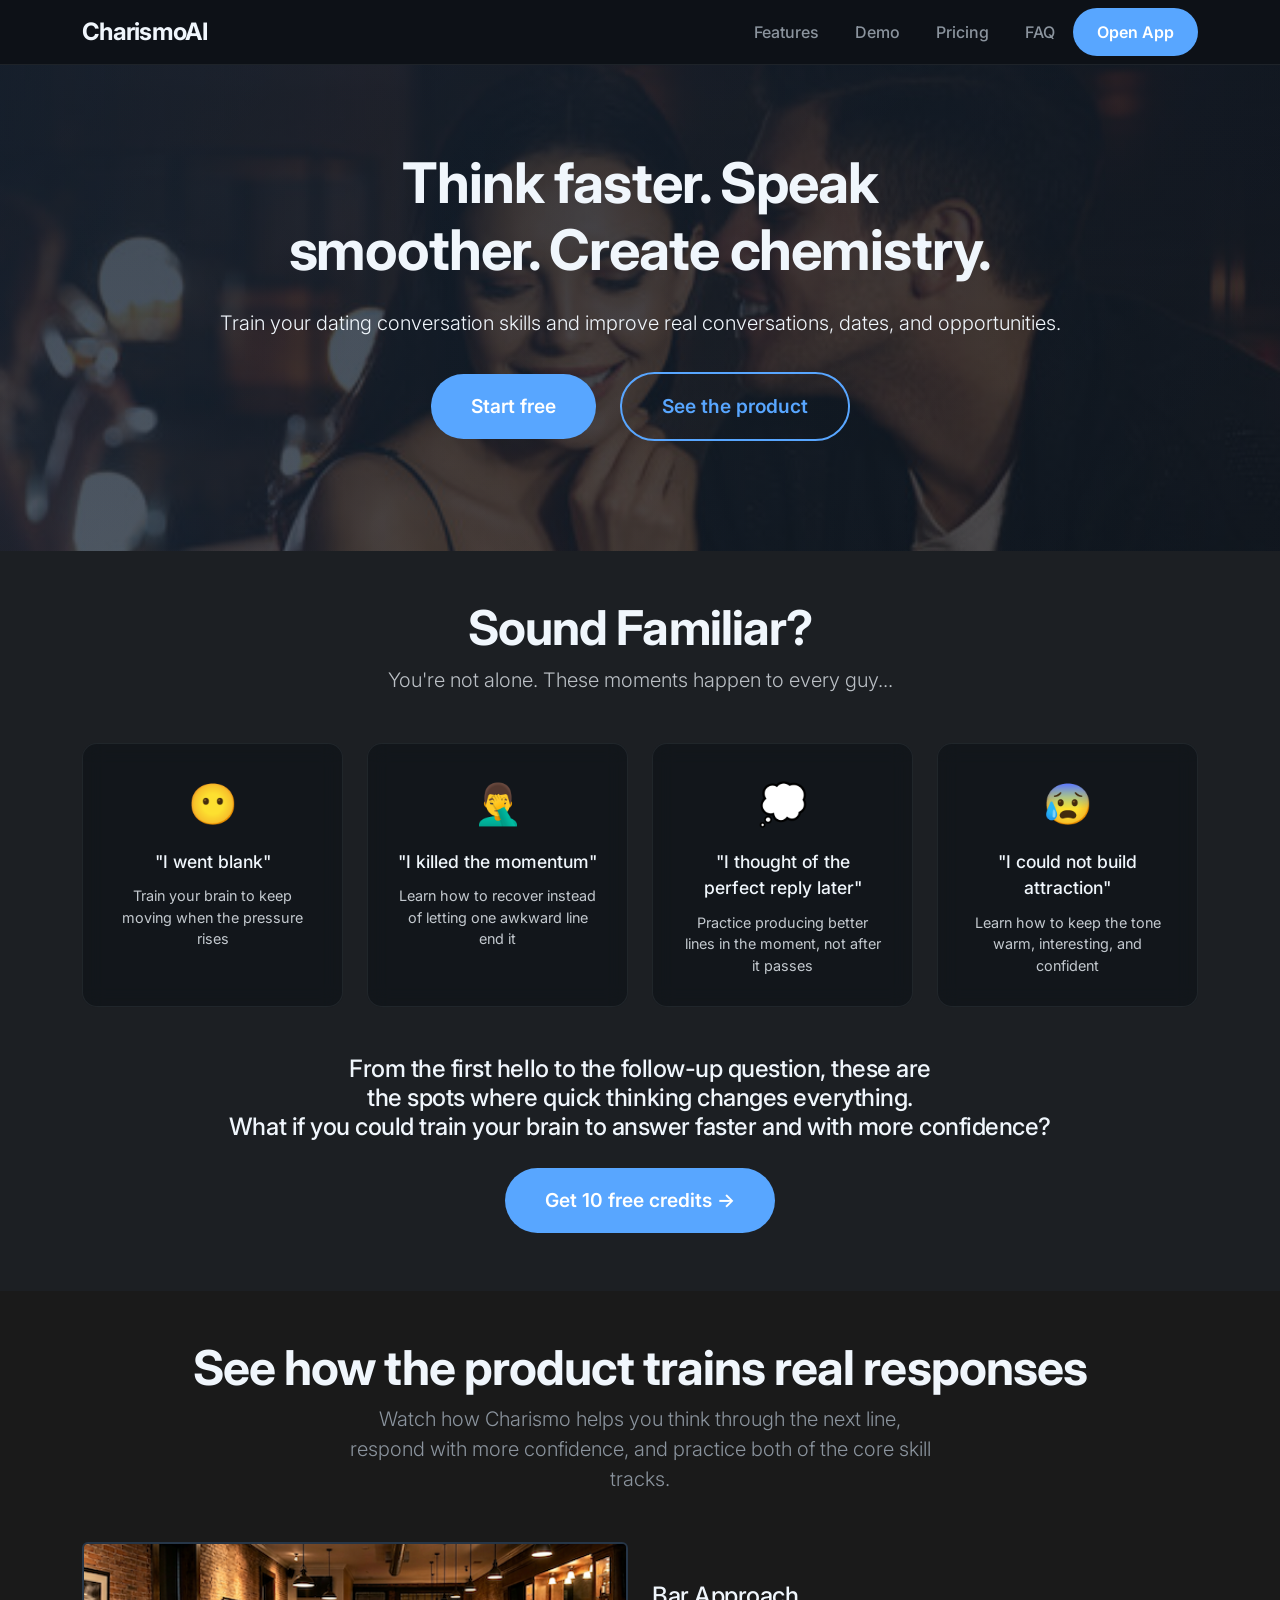
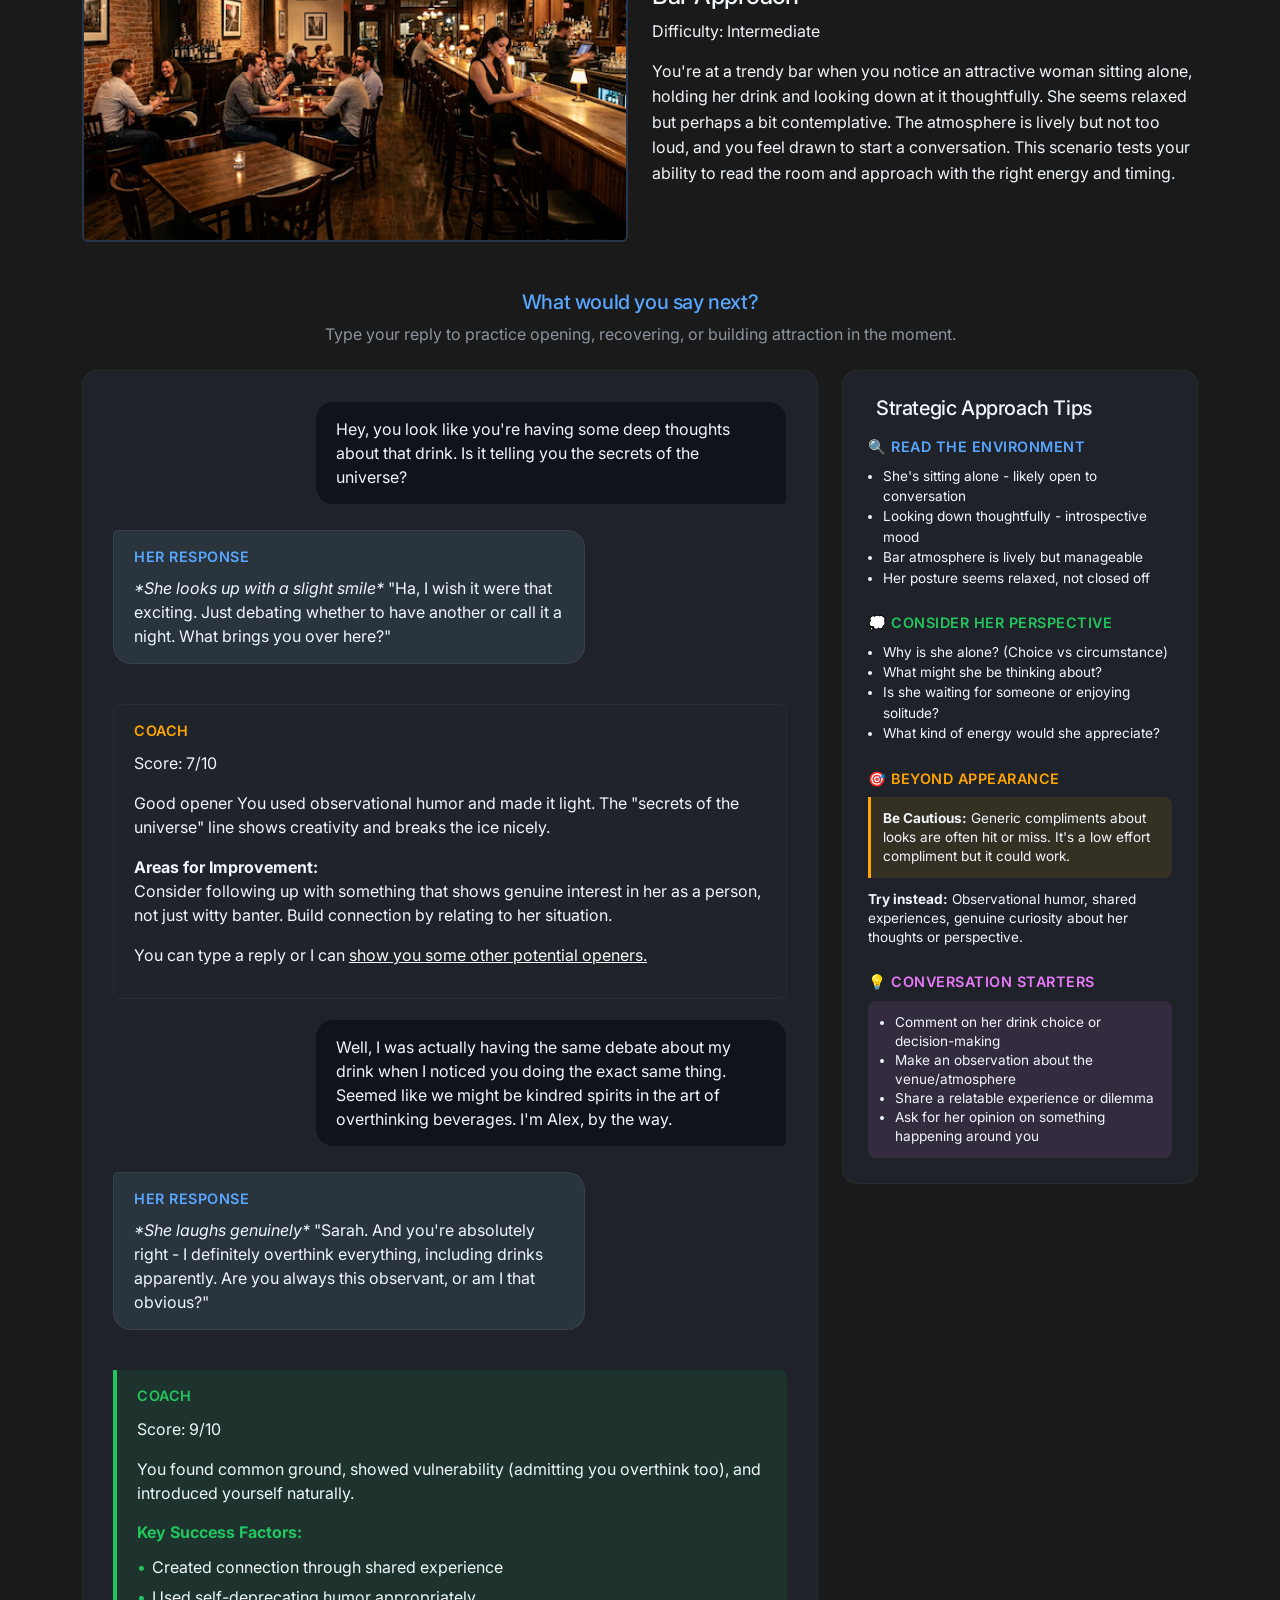
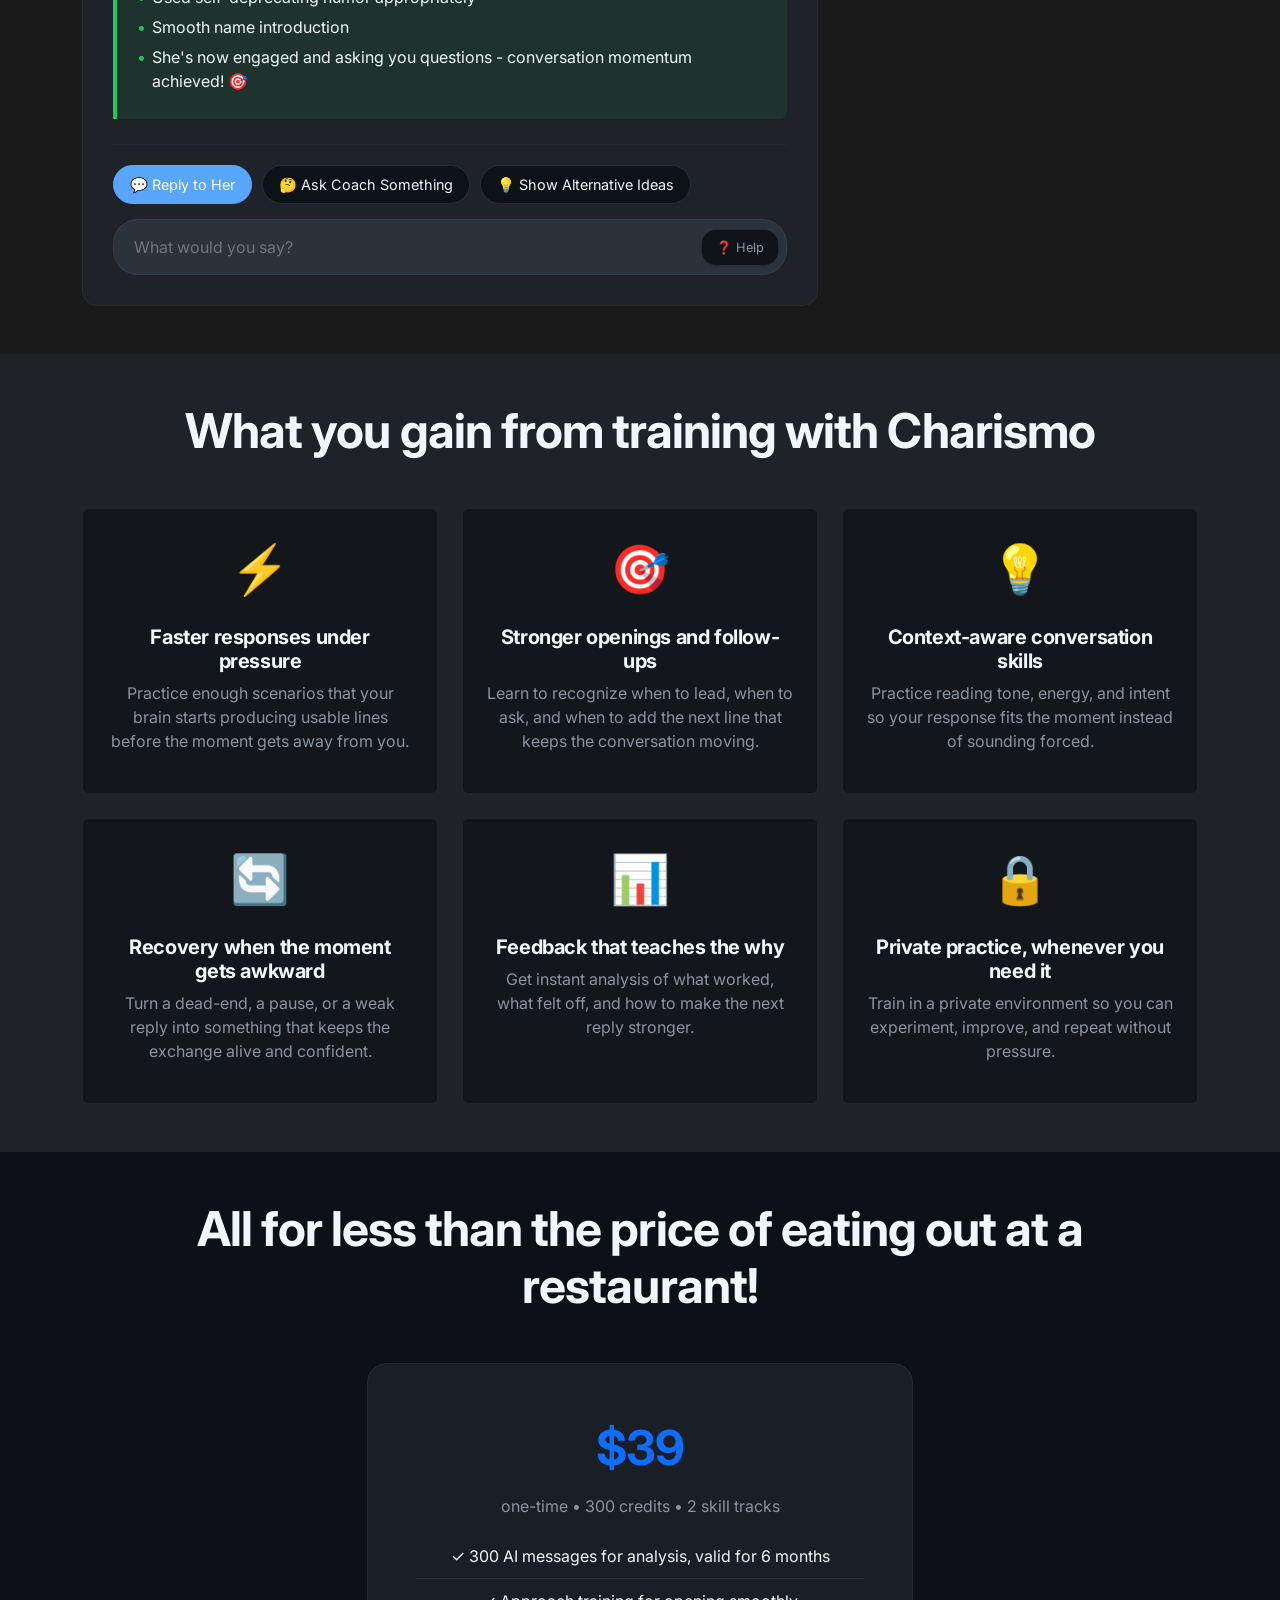
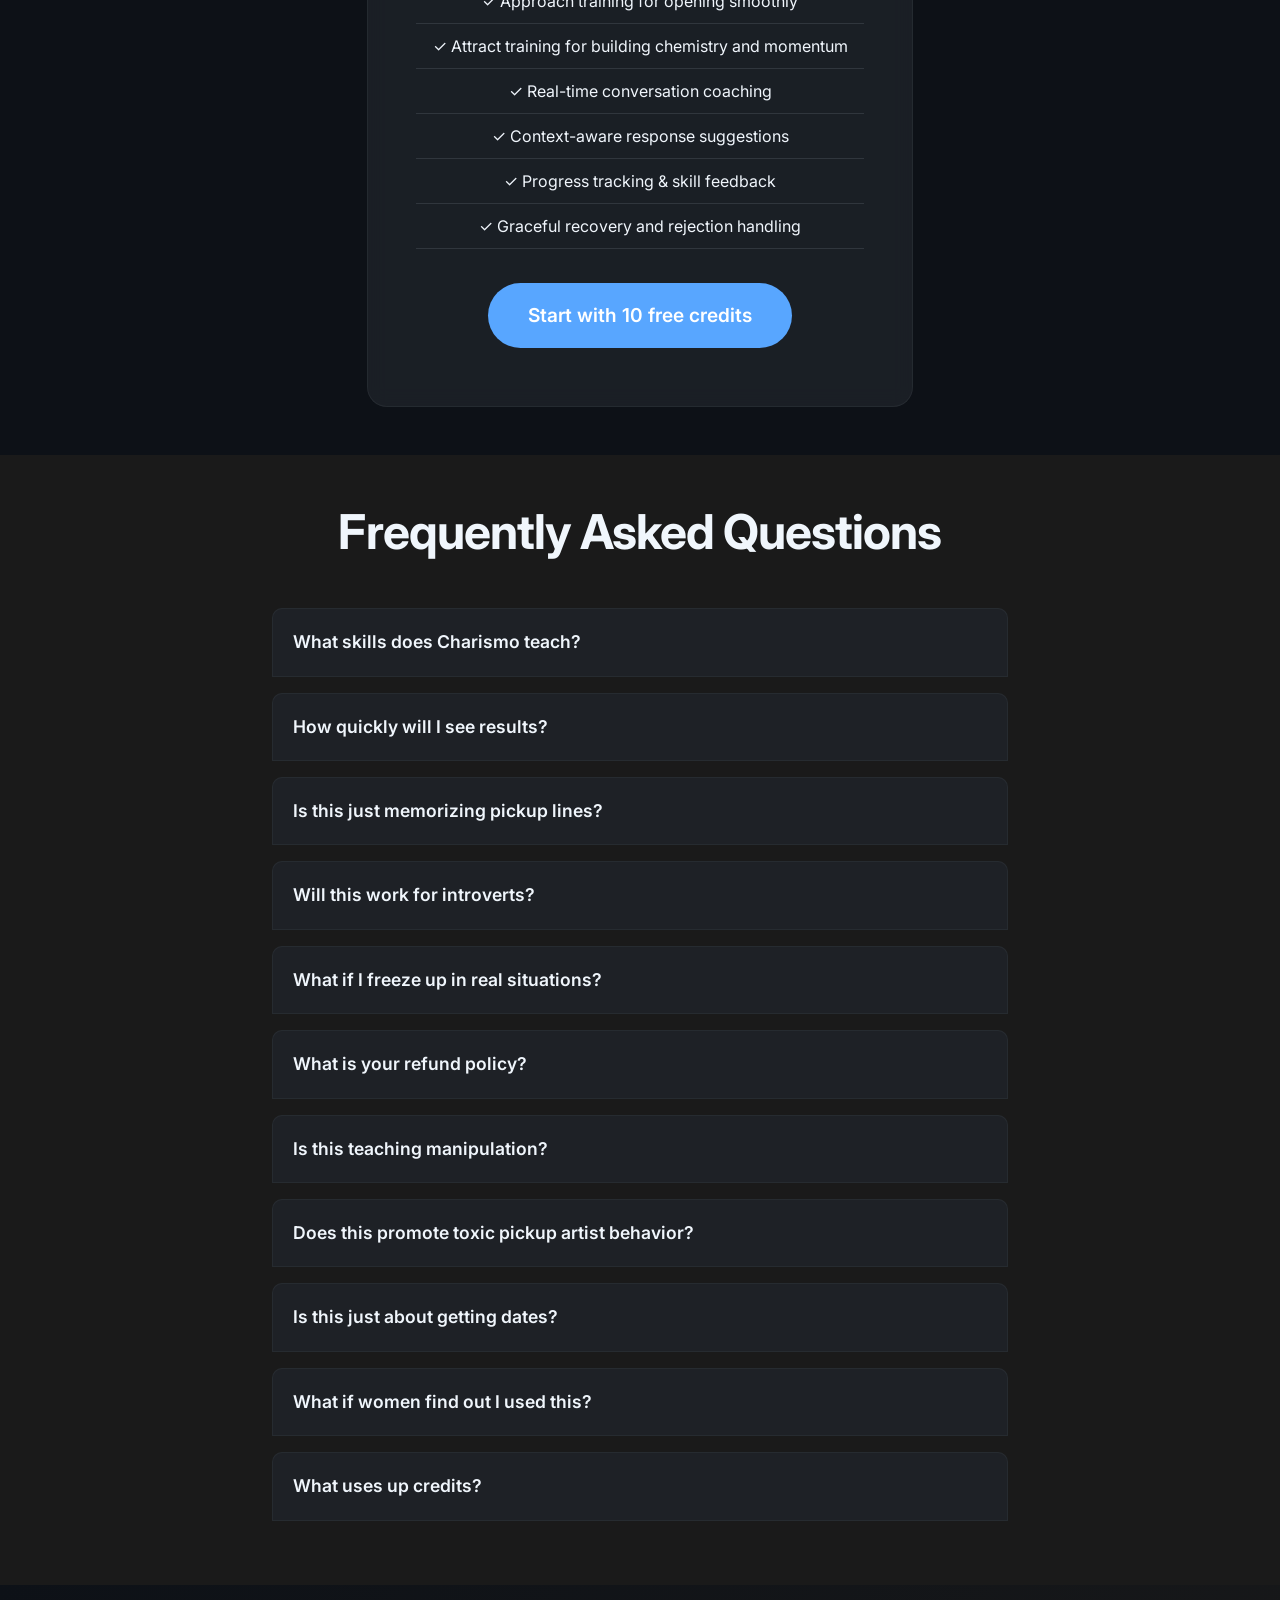
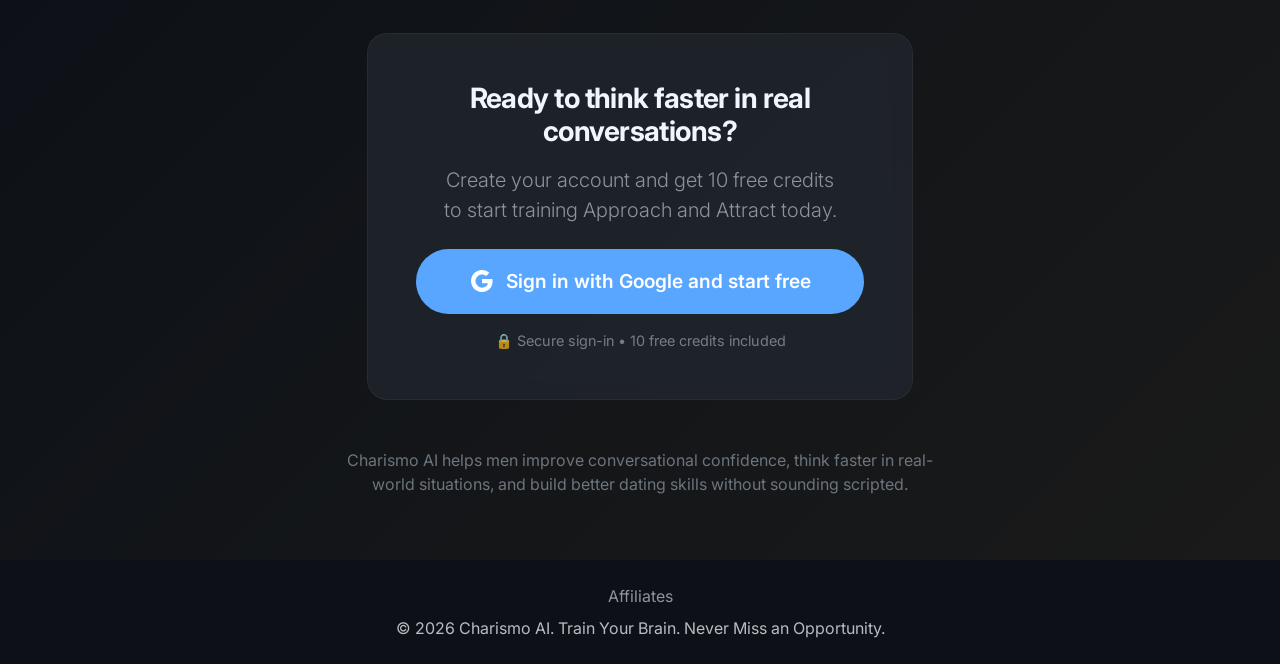
<file: index.html>
<!DOCTYPE html>
<html lang="en">

<head>
    <meta charset="UTF-8">
    <meta name="viewport" content="width=device-width, initial-scale=1.0">
    <title>CharismoAI - Train Faster Conversations for Real-World Dating Moments</title>
    <link rel="icon" href="https://app.charismoai.com/images/icons/favicon.ico" />

    <link
        href="https://fonts.googleapis.com/css2?family=Inter:ital,opsz,wght@0,14..32,100..900;1,14..32,100..900&display=swap"
        rel="stylesheet">

    <!-- Bootstrap 5 CSS -->
    <link href="https://cdn.jsdelivr.net/npm/bootstrap@5.3.3/dist/css/bootstrap.min.css" rel="stylesheet"
        integrity="sha384-QWTKZyjpPEjISv5WaRU9OFeRpok6YctnYmDr5pNlyT2bRjXh0JMhjY6hW+ALEwIH" crossorigin="anonymous">

    <!-- Google tag (gtag.js) -->
    <script async src="https://www.googletagmanager.com/gtag/js?id=G-0E37KGTZE9"></script>

    <!-- custom styles sheet -->
    <link rel="stylesheet" href="style.css" />

    <script>
        window.dataLayer = window.dataLayer || [];
        function gtag() { dataLayer.push(arguments); }
        gtag('js', new Date());

        gtag('config', 'G-0E37KGTZE9');
    </script>

    <!-- TikTok Pixel Code Start -->
    <script>
        !function (w, d, t) {
            w.TiktokAnalyticsObject = t; var ttq = w[t] = w[t] || []; ttq.methods = ["page", "track", "identify", "instances", "debug", "on", "off", "once", "ready", "alias", "group", "enableCookie", "disableCookie", "holdConsent", "revokeConsent", "grantConsent"], ttq.setAndDefer = function (t, e) { t[e] = function () { t.push([e].concat(Array.prototype.slice.call(arguments, 0))) } }; for (var i = 0; i < ttq.methods.length; i++)ttq.setAndDefer(ttq, ttq.methods[i]); ttq.instance = function (t) {
                for (
                    var e = ttq._i[t] || [], n = 0; n < ttq.methods.length; n++)ttq.setAndDefer(e, ttq.methods[n]); return e
            }, ttq.load = function (e, n) {
                var r = "https://analytics.tiktok.com/i18n/pixel/events.js", o = n && n.partner; ttq._i = ttq._i || {}, ttq._i[e] = [], ttq._i[e]._u = r, ttq._t = ttq._t || {}, ttq._t[e] = +new Date, ttq._o = ttq._o || {}, ttq._o[e] = n || {}; n = document.createElement("script")
                    ; n.type = "text/javascript", n.async = !0, n.src = r + "?sdkid=" + e + "&lib=" + t; e = document.getElementsByTagName("script")[0]; e.parentNode.insertBefore(n, e)
            };


            ttq.load('D8TACLRC77UDQUH9COJ0');
            ttq.page();
        }(window, document, 'ttq');
    </script>
    <!-- TikTok Pixel Code End -->

</head>

<body>
    <!-- Navigation -->
    <nav class="navbar navbar-expand-lg navbar-dark fixed-top navbar-custom">
        <div class="container">
            <a class="navbar-brand fw-bold navbar-brand-custom" href="#">
                CharismoAI
            </a>
            <button class="navbar-toggler" type="button" data-bs-toggle="collapse" data-bs-target="#navbarMain"
                aria-controls="navbarMain" aria-expanded="false" aria-label="Toggle navigation">
                <span class="navbar-toggler-icon"></span>
            </button>
            <div class="collapse navbar-collapse" id="navbarMain">
                <div class="navbar-nav ms-auto align-items-lg-center">
                    <a class="nav-link nav-link-custom" href="#features">Features</a>
                    <a class="nav-link nav-link-custom" href="#demo">Demo</a>
                    <a class="nav-link nav-link-custom" href="#pricing">Pricing</a>
                    <a class="nav-link nav-link-custom" href="#faq">FAQ</a>
                    <a href="https://app.charismoai.com" class="btn-custom-primary btn-nav-custom">
                        Open App
                    </a>
                </div>
            </div>
        </div>
    </nav>

    <!-- Hero Section -->
    <section class="hero-section hero-padding">
        <div class="container">
            <div class="hero-content text-center">
                <!-- <div class="hero-pill">Think faster. Speak smoother. Create chemistry.</div> -->
                <h1 class="display-4 fw-bold mb-4 text-balance">Think faster. Speak smoother. Create
                    chemistry.</h1>
                <p class="lead mb-4 mx-auto text-balance">Train your dating conversation skills and improve real
                    conversations, dates, and opportunities.</p>
                <div class="mt-4">
                    <a href="https://app.charismoai.com" class="btn-custom-primary">Start free</a>
                    <a href="#demo" class="btn-custom-secondary">See the product</a>
                </div>
            </div>
        </div>
    </section>

    <!-- Frustration Section -->
    <section class="frustration-section py-5">
        <div class="container">
            <div class="frustration-content text-center">
                <h2 class="display-5 fw-bold mb-2">Sound Familiar?</h2>
                <p class="lead mb-5 opacity-75">You're not alone. These moments happen to every guy...</p>

                <div class="row g-4">
                    <div class="col-lg-3 col-md-6">
                        <div class="frustration-item h-100">
                            <span class="frustration-emoji">😶</span>
                            <div class="frustration-text">"I went blank"</div>
                            <div class="frustration-subtext">Train your brain to keep moving when the pressure rises
                            </div>
                        </div>
                    </div>
                    <div class="col-lg-3 col-md-6">
                        <div class="frustration-item h-100">
                            <span class="frustration-emoji">🤦‍♂️</span>
                            <div class="frustration-text">"I killed the momentum"</div>
                            <div class="frustration-subtext">Learn how to recover instead of letting one awkward line
                                end it</div>
                        </div>
                    </div>
                    <div class="col-lg-3 col-md-6">
                        <div class="frustration-item h-100">
                            <span class="frustration-emoji">💭</span>
                            <div class="frustration-text">"I thought of the perfect reply later"</div>
                            <div class="frustration-subtext">Practice producing better lines in the moment, not after it
                                passes</div>
                        </div>
                    </div>
                    <div class="col-lg-3 col-md-6">
                        <div class="frustration-item h-100">
                            <span class="frustration-emoji">😰</span>
                            <div class="frustration-text">"I could not build attraction"</div>
                            <div class="frustration-subtext">Learn how to keep the tone warm, interesting, and confident
                            </div>
                        </div>
                    </div>
                </div>

                <div class="mt-5">
                    <h3 class="h4 mb-3 text-balance">From the first hello to the follow-up question, these are the spots
                        where quick thinking changes everything. <br />What if you could train your brain to answer
                        faster and
                        with more confidence?
                    </h3>
                    <a href="https://app.charismoai.com" class="btn-custom-primary btn-lg">Get 10 free credits →</a>
                </div>
            </div>
        </div>
    </section>


    <!-- Chat Demo Section -->
    <section id="demo" class="py-5 bg-dark-custom">
        <div class="container">
            <div class="text-center mb-5">
                <h2 class="display-5 fw-bold text-light-custom">See how the product trains real responses</h2>
                <p class="lead mx-auto max-width-600 text-muted-custom">Watch how Charismo helps you think through the
                    next line, respond with more confidence, and practice both of the core skill tracks.</p>
            </div>

            <!-- Scenario Section -->
            <div class="row align-items-center mb-5">
                <div class="col-lg-6">
                    <img src="https://lsdjhhbnmo4-bot.github.io/charismo-public/9fc2c84b-3337-4b4d-af04-efb65f5e03c5.png"
                        class="img-fluid rounded scenario-image" alt="Bar scenario">
                </div>
                <div class="col-lg-6">
                    <div class="scenario-content">
                        <div class="mb-3">
                            <h3 class="h4 text-light-custom">Bar Approach</h3>
                            <p>Difficulty: Intermediate
                            </p>
                        </div>
                        <p class="line-height-1-6">
                            You're at a trendy bar when you notice an attractive woman sitting alone, holding her drink
                            and looking down at it thoughtfully.
                            She seems relaxed but perhaps a bit contemplative. The atmosphere is lively but not too
                            loud, and you feel drawn to start a
                            conversation. This scenario tests your ability to read the room and approach with the right
                            energy and timing.
                        </p>
                    </div>
                </div>
            </div>

            <!-- Chat Section -->
            <div class="text-center mb-4">
                <h3 class="h5 text-accent-custom">What would you say next?</h3>
                <p class="text-muted-custom">Type your reply to practice opening, recovering, or building attraction in
                    the moment.</p>
            </div>


            <div class="row g-4">
                <!-- Chat Interface -->
                <div class="col-lg-8">
                    <div class="chat-container">
                        <div class="chat-message user-message">
                            <div class="user-bubble">
                                Hey,
                                you
                                look like you're having some deep thoughts about that drink. Is it telling you the
                                secrets of
                                the
                                universe?
                            </div>
                        </div>

                        <div class="chat-message ai-response-message">
                            <div class="simulated-response">
                                <div class="section-title">Her Response</div>
                                <em>*She looks up with a slight smile*</em> "Ha, I wish it were that exciting. Just
                                debating
                                whether to have another or call it a night. What brings you over here?"
                            </div>
                        </div>

                        <div class="analysis-section analysis-container">
                            <div class="section-title">Coach</div>
                            <div style="margin-bottom: 15px;">
                                <p>Score: 7/10</p>
                                <p>Good opener You used observational humor and made it light. The
                                    "secrets of the universe" line shows creativity and breaks the ice nicely.</p>
                                <p><strong>Areas for Improvement:</strong><br />Consider following up with something
                                    that shows
                                    genuine
                                    interest in her as a person, not just witty banter. Build connection by relating to
                                    her
                                    situation.</p>
                                <p>You can type a reply or I can <a href=# class="text-light">show you some other
                                        potential
                                        openers.</a></p>
                            </div>
                        </div>

                        <div class="chat-message user-message">
                            <div class="user-bubble">
                                Well, I was actually having the same debate about my drink when I noticed you doing the
                                exact
                                same
                                thing. Seemed like we might be kindred spirits in the art of overthinking beverages. I'm
                                Alex,
                                by
                                the way.
                            </div>
                        </div>

                        <div class="chat-message ai-response-message">
                            <div class="simulated-response">
                                <div class="section-title">Her Response</div>
                                <em>*She laughs genuinely*</em> "Sarah. And you're absolutely right - I definitely
                                overthink
                                everything, including drinks apparently. Are you always this observant, or am I that
                                obvious?"
                            </div>
                        </div>

                        <div class="chat-message ai-message">

                            <div class="success-section">
                                <div class="section-title">Coach</div>
                                <p>Score: 9/10</p>
                                You found common ground, showed vulnerability (admitting you overthink too), and
                                introduced
                                yourself naturally.

                                <div style="margin-top: 15px;">
                                    <strong style="color: #22c55e;">Key Success Factors:</strong>
                                    <ul class="success-list">
                                        <li>Created connection through shared experience</li>
                                        <li>Used self-deprecating humor appropriately</li>
                                        <li>Smooth name introduction</li>
                                        <li>She's now engaged and asking you questions - conversation momentum achieved!
                                            🎯</li>
                                    </ul>
                                </div>
                            </div>
                        </div>

                        <!-- Chat Input -->
                        <div class="chat-input-container">
                            <div class="chat-options">
                                <button class="chat-option-btn selected">💬 Reply to Her</button>
                                <button class="chat-option-btn">🤔 Ask Coach Something</button>
                                <button class="chat-option-btn">💡 Show Alternative Ideas</button>
                            </div>
                            <div class="chat-input-wrapper">
                                <input type="text" class="chat-input-with-help" placeholder="What would you say?">
                                <button class="help-button">❓ Help</button>
                            </div>
                        </div>
                    </div>
                </div>

                <!-- Strategic Approach Hints -->
                <div class="col-lg-4">
                    <div class="hints-container"
                        style="background: rgba(33, 38, 45, 0.8); border-radius: 15px; padding: 25px; border: 1px solid rgba(48, 54, 61, 0.5); position: sticky; top: 20px;">
                        <h4 class="h5 text-light-custom mb-3">
                            <i class="fas fa-lightbulb" style="color: #ffa500; margin-right: 8px;"></i>
                            Strategic Approach Tips
                        </h4>

                        <div class="hint-section mb-4">
                            <div class="hint-title"
                                style="color: #58a6ff; font-weight: 600; font-size: 0.9rem; margin-bottom: 8px; text-transform: uppercase; letter-spacing: 0.5px;">
                                🔍 Read The Environment
                            </div>
                            <ul
                                style="color: var(--text-light); font-size: 0.85rem; line-height: 1.5; margin: 0; padding-left: 15px;">
                                <li>She's sitting alone - likely open to conversation</li>
                                <li>Looking down thoughtfully - introspective mood</li>
                                <li>Bar atmosphere is lively but manageable</li>
                                <li>Her posture seems relaxed, not closed off</li>
                            </ul>
                        </div>

                        <div class="hint-section mb-4">
                            <div class="hint-title"
                                style="color: #22c55e; font-weight: 600; font-size: 0.9rem; margin-bottom: 8px; text-transform: uppercase; letter-spacing: 0.5px;">
                                💭 Consider Her Perspective
                            </div>
                            <ul
                                style="color: var(--text-light); font-size: 0.85rem; line-height: 1.5; margin: 0; padding-left: 15px;">
                                <li>Why is she alone? (Choice vs circumstance)</li>
                                <li>What might she be thinking about?</li>
                                <li>Is she waiting for someone or enjoying solitude?</li>
                                <li>What kind of energy would she appreciate?</li>
                            </ul>
                        </div>

                        <div class="hint-section mb-4">
                            <div class="hint-title"
                                style="color: #ffa500; font-weight: 600; font-size: 0.9rem; margin-bottom: 8px; text-transform: uppercase; letter-spacing: 0.5px;">
                                🎯 Beyond Appearance
                            </div>
                            <div
                                style="background: rgba(255, 165, 0, 0.1); border-left: 3px solid #ffa500; padding: 12px; border-radius: 0 8px 8px 0; margin-bottom: 12px;">
                                <p style="color: var(--text-light); font-size: 0.85rem; margin: 0; line-height: 1.4;">
                                    <strong>Be Cautious:</strong> Generic compliments about looks are often hit or miss.
                                    It's a low effort compliment but it could work.
                                </p>
                            </div>
                            <p style="color: var(--text-light); font-size: 0.85rem; margin: 0; line-height: 1.4;">
                                <strong>Try instead:</strong> Observational humor, shared experiences, genuine curiosity
                                about her thoughts or perspective.
                            </p>
                        </div>

                        <div class="hint-section">
                            <div class="hint-title"
                                style="color: #e879f9; font-weight: 600; font-size: 0.9rem; margin-bottom: 8px; text-transform: uppercase; letter-spacing: 0.5px;">
                                💡 Conversation Starters
                            </div>
                            <div style="background: rgba(232, 121, 249, 0.1); border-radius: 8px; padding: 12px;">
                                <ul
                                    style="color: var(--text-light); font-size: 0.85rem; line-height: 1.4; margin: 0; padding-left: 15px;">
                                    <li>Comment on her drink choice or decision-making</li>
                                    <li>Make an observation about the venue/atmosphere</li>
                                    <li>Share a relatable experience or dilemma</li>
                                    <li>Ask for her opinion on something happening around you</li>
                                </ul>
                            </div>
                        </div>
                    </div>
                </div>
            </div>
        </div>
    </section>


    <!-- Features Section -->
    <section id="features" class="py-5 bg-card-custom">
        <div class="container">
            <div class="text-center mb-5">
                <h2 class="display-5 fw-bold text-light-custom">What you gain from training with Charismo</h2>
            </div>
            <div class="row g-4">
                <div class="col-lg-4 col-md-6">
                    <div class="card feature-card h-100 border-0 feature-card-custom">
                        <div class="card-body text-center p-4">
                            <div class="feature-icon">⚡</div>
                            <h3 class="h5 fw-bold text-light-custom">Faster responses under pressure</h3>
                            <p class="text-muted-custom">Practice enough scenarios that your brain starts producing
                                usable lines before the moment gets away from you.</p>
                        </div>
                    </div>
                </div>

                <div class="col-lg-4 col-md-6">
                    <div class="card feature-card h-100 border-0 feature-card-custom">
                        <div class="card-body text-center p-4">
                            <div class="feature-icon">🎯</div>
                            <h3 class="h5 fw-bold text-light-custom">Stronger openings and follow-ups</h3>
                            <p class="text-muted-custom">Learn to recognize when to lead, when to ask, and when to add
                                the next line that keeps the conversation moving.</p>
                        </div>
                    </div>
                </div>
                <div class="col-lg-4 col-md-6">
                    <div class="card feature-card h-100 border-0 feature-card-custom">
                        <div class="card-body text-center p-4">
                            <div class="feature-icon">💡</div>
                            <h3 class="h5 fw-bold text-light-custom">Context-aware conversation skills</h3>
                            <p class="text-muted-custom">Practice reading tone, energy, and intent so your response fits
                                the moment instead of sounding forced.</p>
                        </div>
                    </div>
                </div>
                <div class="col-lg-4 col-md-6">
                    <div class="card feature-card h-100 border-0 feature-card-custom">
                        <div class="card-body text-center p-4">
                            <div class="feature-icon">🔄</div>
                            <h3 class="h5 fw-bold text-light-custom">Recovery when the moment gets awkward</h3>
                            <p class="text-muted-custom">Turn a dead-end, a pause, or a weak reply into something that
                                keeps the exchange alive and confident.</p>
                        </div>
                    </div>
                </div>
                <div class="col-lg-4 col-md-6">
                    <div class="card feature-card h-100 border-0 feature-card-custom">
                        <div class="card-body text-center p-4">
                            <div class="feature-icon">📊</div>
                            <h3 class="h5 fw-bold text-light-custom">Feedback that teaches the why</h3>
                            <p class="text-muted-custom">Get instant analysis of what worked, what felt off, and how to
                                make the next reply stronger.</p>
                        </div>
                    </div>
                </div>
                <div class="col-lg-4 col-md-6">
                    <div class="card feature-card h-100 border-0 feature-card-custom">
                        <div class="card-body text-center p-4">
                            <div class="feature-icon">🔒</div>
                            <h3 class="h5 fw-bold text-light-custom">Private practice, whenever you need it</h3>
                            <p class="text-muted-custom">Train in a private environment so you can experiment, improve,
                                and repeat without pressure.</p>
                        </div>
                    </div>
                </div>
            </div>
        </div>
    </section>

    <!-- Pricing Section -->
    <section id="pricing" class="pricing-section py-5">
        <div class="container">
            <div class="text-center mb-5">
                <h2 class="display-5 fw-bold">All for less than the price of eating out at a restaurant!</h2>
            </div>
            <div class="row justify-content-center">
                <div class="col-lg-6 col-md-8">
                    <div class="card pricing-card">
                        <div class="card-body text-center p-5">
                            <div class="price pricing-price-custom text-primary">$39</div>
                            <div class="mb-3 pricing-subtitle-custom">one-time • 300 credits • 2 skill tracks</div>
                            <ul class="price-features mb-4">
                                <li class="text-light-custom">✓ 300 AI messages for analysis, valid for 6 months
                                <li class="text-light-custom">✓ Approach training for opening smoothly</li>
                                <li class="text-light-custom">✓ Attract training for building chemistry and momentum
                                </li>
                                <li class="text-light-custom">✓ Real-time conversation coaching</li>
                                <li class="text-light-custom">✓ Context-aware response suggestions</li>
                                <li class="text-light-custom">✓ Progress tracking & skill feedback</li>
                                <li class="text-light-custom">✓ Graceful recovery and rejection handling</li>
                                </li>
                            </ul>
                            <a href="https://app.charismoai.com" class="btn-custom-primary">Start with 10 free
                                credits</a>
                        </div>
                    </div>
                </div>
            </div>
        </div>
    </section>



    <!-- FAQ Section -->
    <section id="faq" class="py-5 bg-dark-custom">
        <div class="container">
            <div class="text-center mb-5">
                <h2 class="display-5 fw-bold text-light-custom">Frequently Asked Questions</h2>
            </div>
            <div class="row justify-content-center">
                <div class="col-lg-8">
                    <div class="mb-3">
                        <button class="faq-question">What skills does Charismo teach?</button>
                        <div class="faq-answer">Charismo currently focuses on two core tracks: Approach and Attract.
                            Together they help you open conversations smoothly, keep them moving, and build attraction
                            naturally.</div>
                    </div>
                    <div class="mb-3">
                        <button class="faq-question">How quickly will I see results?</button>
                        <div class="faq-answer">How quickly results are seen will vary from person to person but
                            rest-asured, as long as you regularly practice, you'll start noticing improvements within a
                            few weeks. You can also keep track of your progress with the scores in-app</div>
                    </div>
                    <div class="mb-3">
                        <button class="faq-question">Is this just memorizing pickup lines?</button>
                        <div class="faq-answer">Not at all. We train your brain to generate authentic, contextual
                            responses in real-time. You'll learn patterns and principles, not scripts, so every response
                            feels natural and genuine.</div>
                    </div>
                    <div class="mb-3">
                        <button class="faq-question">Will this work for introverts?</button>
                        <div class="faq-answer">Absolutely! Many introverts are naturally thoughtful - we just help you
                            access that thoughtfulness faster. You'll learn to leverage your natural strengths while
                            building new response skills.</div>
                    </div>
                    <div class="mb-3">
                        <button class="faq-question">What if I freeze up in real situations?</button>
                        <div class="faq-answer">That's exactly what we train for! We practice high-pressure scenarios so
                            your brain has automated responses ready. The more you train, the less likely you are to
                            freeze up.</div>
                    </div>
                    <div class="mb-3">
                        <button class="faq-question">What is your refund policy?</button>
                        <div class="faq-answer">If you haven't use any of your new credits and you're within 24
                            hours of your purchase, we can offer you a full refund. Contact support.</div>
                    </div>
                    <div class="mb-3">
                        <button class="faq-question">Is this teaching manipulation?</button>
                        <div class="faq-answer">Absolutely not. Charismo AI teaches authentic communication skills and
                            emotional intelligence, not manipulation tactics. We focus on genuine connection, reading
                            social cues appropriately, and responding with empathy and respect. The goal is to help you
                            become your best, most authentic self in conversations - not to deceive or manipulate
                            others.</div>
                    </div>
                    <div class="mb-3">
                        <button class="faq-question">Does this promote toxic pickup artist behavior?</button>
                        <div class="faq-answer">Not at all. We specifically avoid pickup artist tactics and focus on
                            respectful, genuine interaction skills. Our scenarios emphasize reading consent, respecting
                            boundaries, accepting rejection gracefully, and building real connections based on mutual
                            interest and respect.</div>
                    </div>
                    <div class="mb-3">
                        <button class="faq-question">Is this just about getting dates?</button>
                        <div class="faq-answer">While dating scenarios are included, the skills you learn apply to all
                            social interactions - networking events, workplace conversations, friendships, and family
                            relationships. You're developing universal communication skills that will serve you
                            throughout your life, not just in romantic situations.</div>
                    </div>
                    <div class="mb-3">
                        <button class="faq-question">What if women find out I used this?</button>
                        <div class="faq-answer">There's nothing to hide! Improving your communication skills is like
                            going to the gym or learning any other skill. Most people appreciate when someone puts
                            effort into becoming a better conversationalist. You're not using scripts - you're
                            developing genuine social intelligence and emotional awareness.</div>
                    </div>
                    <div class="mb-3">
                        <button class="faq-question">What uses up credits?</button>
                        <div class="faq-answer">Each message you send to the AI agent consumes one credit. Credits are
                            used to track
                            your usage and ensure fair access to the AI's capabilities. You can purchase additional
                            credits as needed to continue practicing and improving your communication skills. Any server
                            errors on our side do not consume credits. Credits are valid for 6 months from the date of
                            purchase.</div>
                    </div>
                </div>
            </div>
        </div>
    </section>

    <!-- Signup Section -->
    <section id="start" class="py-5 bg-gradient-custom">
        <div class="container">
            <div class="row justify-content-center">
                <div class="col-lg-6 col-md-8">
                    <div class="card signup-card">
                        <div class="card-body text-center p-5">
                            <h3 class="h3 fw-bold mb-3 text-light-custom">Ready to think faster in real conversations?
                            </h3>
                            <p class="lead mb-4 text-muted-custom text-balance">Create your account and get 10 free
                                credits to start training Approach and Attract today.</p>


                            <a href="https://app.charismoai.com" class="btn-custom-primary btn-lg mb-3 btn-signup">
                                <svg style="width: 24px; height: 24px; margin-right: 12px;" viewBox="0 0 24 24">
                                    <path fill="currentColor"
                                        d="M22.56 12.25c0-.78-.07-1.53-.2-2.25H12v4.26h5.92c-.26 1.37-1.04 2.53-2.21 3.31v2.77h3.57c2.08-1.92 3.28-4.74 3.28-8.09z" />
                                    <path fill="currentColor"
                                        d="M12 23c2.97 0 5.46-.98 7.28-2.66l-3.57-2.77c-.98.66-2.23 1.06-3.71 1.06-2.86 0-5.29-1.93-6.16-4.53H2.18v2.84C3.99 20.53 7.7 23 12 23z" />
                                    <path fill="currentColor"
                                        d="M5.84 14.09c-.22-.66-.35-1.36-.35-2.09s.13-1.43.35-2.09V7.07H2.18C1.43 8.55 1 10.22 1 12s.43 3.45 1.18 4.93l2.85-2.22.81-.62z" />
                                    <path fill="currentColor"
                                        d="M12 5.38c1.62 0 3.06.56 4.21 1.64l3.15-3.15C17.45 2.09 14.97 1 12 1 7.7 1 3.99 3.47 2.18 7.07l3.66 2.84c.87-2.6 3.3-4.53 6.16-4.53z" />
                                </svg>
                                Sign in with Google and start free
                            </a>

                            <div class="security-note">
                                🔒 Secure sign-in • 10 free credits included
                            </div>
                        </div>
                    </div>
                </div>
            </div>
            <div class="row">
                <div class="col text-center mt-5">
                    <p class="text-secondary text-balance">Charismo AI helps men improve conversational confidence,
                        think faster in real-world situations, and build better dating skills without sounding scripted.
                    </p>
                </div>
            </div>
        </div>
    </section>

    <!-- Footer -->
    <footer class="footer-section py-4">
        <div class="container">
            <div class="text-center">
                <p class="mb-2"><a class="text-muted-custom text-decoration-none" href="affilliates.html">Affiliates</a>
                </p>
                <p class="opacity-75 mb-0">&copy; 2026 Charismo AI. Train Your Brain. Never Miss an Opportunity.
                </p>
            </div>
        </div>
    </footer>

    <!-- Bootstrap 5 JS -->
    <script src="https://cdn.jsdelivr.net/npm/bootstrap@5.3.3/dist/js/bootstrap.bundle.min.js"
        integrity="sha384-YvpcrYf0tY3lHB60NNkmXc5s9fDVZLESaAA55NDzOxhy9GkcIdslK1eN7N6jIeHz"
        crossorigin="anonymous"></script>

    <!-- Custom JS -->
    <script>
        // Smooth scrolling for anchor links with fixed navbar offset
        document.querySelectorAll('a[href^="#"]').forEach(anchor => {
            anchor.addEventListener('click', function (e) {
                const targetSelector = this.getAttribute('href');
                if (!targetSelector || targetSelector === '#') {
                    return;
                }

                const targetElement = document.querySelector(targetSelector);
                if (!targetElement) {
                    return;
                }

                e.preventDefault();

                const navbar = document.querySelector('.navbar-custom');
                const navHeight = navbar ? navbar.offsetHeight : 0;
                const targetTop = targetElement.getBoundingClientRect().top + window.scrollY - navHeight - 8;

                window.scrollTo({
                    top: targetTop,
                    behavior: 'smooth'
                });

                if (history.pushState) {
                    history.pushState(null, '', targetSelector);
                } else {
                    location.hash = targetSelector;
                }

                const navbarCollapse = document.querySelector('.navbar-collapse.show');
                if (navbarCollapse) {
                    const bsCollapse = bootstrap.Collapse.getInstance(navbarCollapse) || new bootstrap.Collapse(navbarCollapse, { toggle: false });
                    bsCollapse.hide();
                }
            });
        });

        // FAQ toggle functionality
        document.querySelectorAll('.faq-question').forEach(question => {
            question.addEventListener('click', function () {
                const answer = this.nextElementSibling;
                const isOpen = answer.style.display === 'block';

                // Close all answers
                document.querySelectorAll('.faq-answer').forEach(ans => {
                    ans.style.display = 'none';
                });

                // Open clicked answer if it wasn't already open
                if (!isOpen) {
                    answer.style.display = 'block';
                }
            });
        });

        // Add animation on scroll
        const observerOptions = {
            threshold: 0.1,
            rootMargin: '0px 0px -50px 0px'
        };

        const observer = new IntersectionObserver(function (entries) {
            entries.forEach(entry => {
                if (entry.isIntersecting) {
                    entry.target.style.opacity = '1';
                    entry.target.style.transform = 'translateY(0)';
                }
            });
        }, observerOptions);

        // Observe elements for animation
        document.querySelectorAll('.card, .stat-number').forEach(el => {
            el.style.opacity = '0';
            el.style.transform = 'translateY(20px)';
            el.style.transition = 'all 0.6s ease';
            observer.observe(el);
        });

        // Chat option buttons radio functionality
        document.querySelectorAll('.chat-option-btn').forEach(button => {
            button.addEventListener('click', function () {
                // Remove selected class from all buttons
                document.querySelectorAll('.chat-option-btn').forEach(btn => {
                    btn.classList.remove('selected');
                });

                // Add selected class to clicked button
                this.classList.add('selected');
            });
        });
    </script>

    <!-- cookie banner -->
    <script type="text/javascript"
        src="//www.privacypolicies.com/public/cookie-consent/3.0.0/cookie-consent.js"></script>
    <script type="text/javascript">
        document.addEventListener('DOMContentLoaded', function () {
            cookieconsent.run({ "notice_banner_type": "simple", "consent_type": "express", "palette": "light", "language": "en", "website_name": "Charismo AI", "change_preferences_selector": "changeCookiePrefs", "cookies_policy_url": "https://CharismoAI.com/cookies" });
        });
    </script>
    <noscript>Cookie Consent by <a href="https://www.PrivacyPolicies.com/cookie-consent/"
            rel="nofollow">PrivacyPolicies.com</a></noscript>
</body>

</html>
</file>
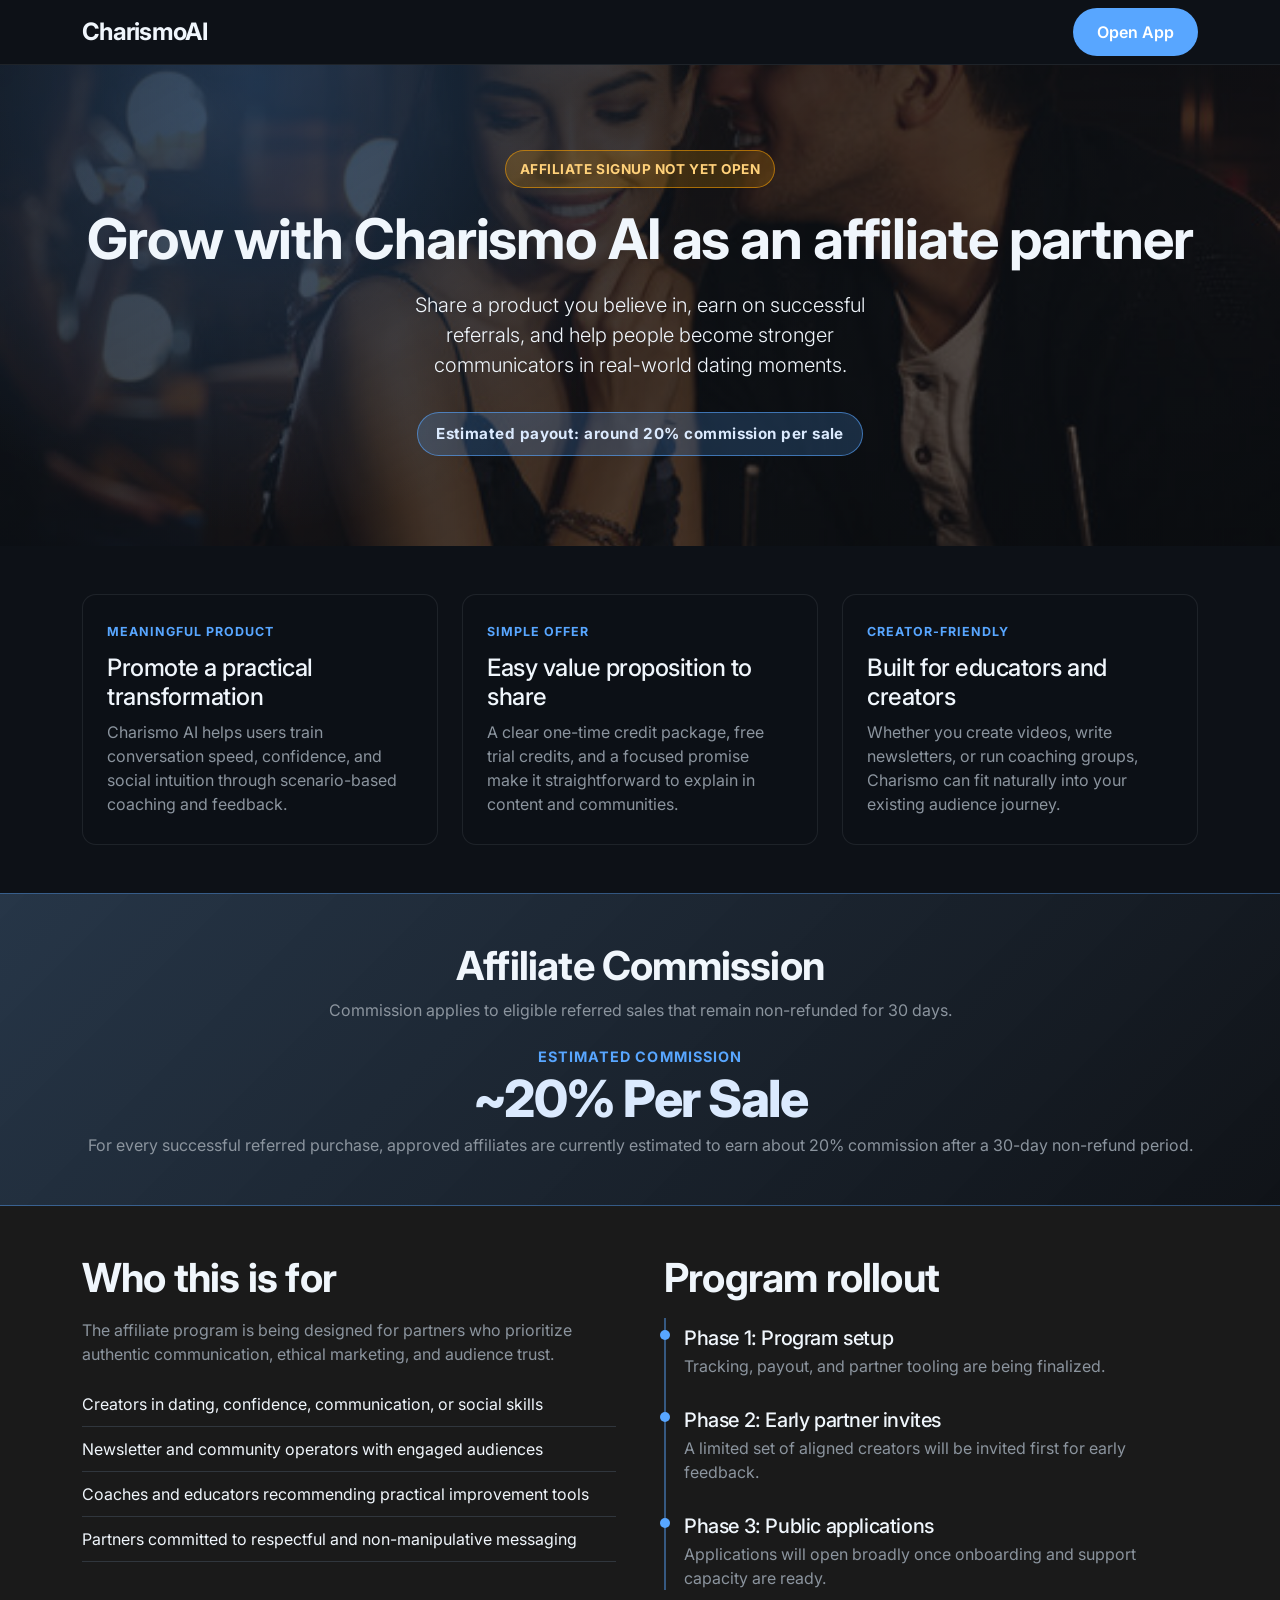
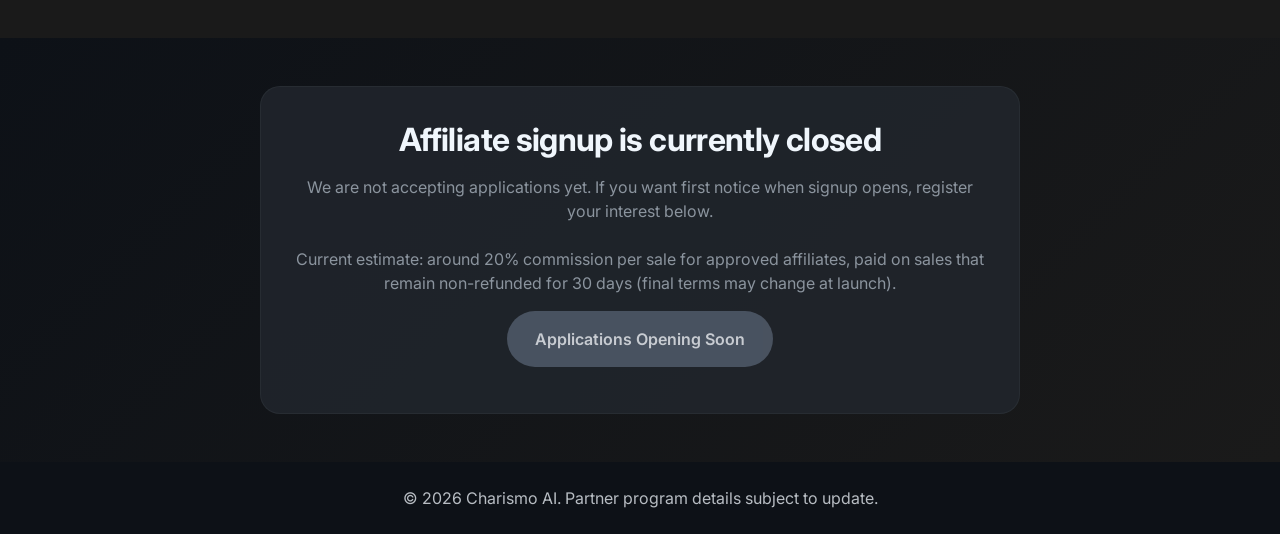
<file: affilliates.html>
<!DOCTYPE html>
<html lang="en">

<head>
    <meta charset="UTF-8">
    <meta name="viewport" content="width=device-width, initial-scale=1.0">
    <link rel="icon" href="https://app.charismoai.com/images/icons/favicon.ico" />
    <title>CharismoAI Affiliates - Partner With Us</title>

    <link
        href="https://fonts.googleapis.com/css2?family=Inter:ital,opsz,wght@0,14..32,100..900;1,14..32,100..900&display=swap"
        rel="stylesheet">

    <link href="https://cdn.jsdelivr.net/npm/bootstrap@5.3.3/dist/css/bootstrap.min.css" rel="stylesheet"
        integrity="sha384-QWTKZyjpPEjISv5WaRU9OFeRpok6YctnYmDr5pNlyT2bRjXh0JMhjY6hW+ALEwIH" crossorigin="anonymous">

    <link rel="stylesheet" href="style.css" />

    <style>
        .affiliate-hero {
            background: linear-gradient(150deg, rgba(13, 17, 23, 0.9) 0%, rgba(13, 17, 23, 0.65) 100%),
                url('date.jpg');
            background-size: cover;
            background-position: center;
            padding: 150px 0 90px;
            position: relative;
        }

        .affiliate-hero::after {
            content: '';
            position: absolute;
            inset: 0;
            background: radial-gradient(circle at 20% 15%, rgba(88, 166, 255, 0.24), transparent 40%);
            pointer-events: none;
        }

        .affiliate-hero .container {
            position: relative;
            z-index: 1;
        }

        .status-pill {
            display: inline-block;
            background: rgba(255, 165, 0, 0.18);
            border: 1px solid rgba(255, 165, 0, 0.55);
            color: #ffd17a;
            font-size: 0.85rem;
            font-weight: 700;
            letter-spacing: 0.04em;
            border-radius: 999px;
            padding: 8px 14px;
            margin-bottom: 18px;
            text-transform: uppercase;
        }

        .affiliate-grid {
            background: var(--darker-bg);
        }

        .affiliate-card {
            background: rgba(13, 17, 23, 0.62);
            border: 1px solid var(--border-color);
            border-radius: 14px;
            padding: 28px 24px;
            height: 100%;
            transition: transform 0.25s ease, border-color 0.25s ease;
        }

        .affiliate-card:hover {
            transform: translateY(-4px);
            border-color: rgba(88, 166, 255, 0.6);
        }

        .affiliate-kicker {
            color: var(--accent-color);
            text-transform: uppercase;
            letter-spacing: 0.08em;
            font-size: 0.78rem;
            font-weight: 700;
            margin-bottom: 12px;
        }

        .offer-band {
            background: linear-gradient(135deg, rgba(88, 166, 255, 0.2), rgba(13, 17, 23, 0.8));
            border-top: 1px solid rgba(88, 166, 255, 0.4);
            border-bottom: 1px solid rgba(88, 166, 255, 0.4);
        }

        .metric {
            font-size: 2rem;
            font-weight: 700;
            color: var(--text-light);
            margin-bottom: 6px;
        }

        .commission-chip {
            display: inline-block;
            margin-top: 16px;
            padding: 10px 18px;
            border-radius: 999px;
            font-size: 0.95rem;
            font-weight: 700;
            letter-spacing: 0.03em;
            color: #dbeafe;
            background: rgba(88, 166, 255, 0.2);
            border: 1px solid rgba(88, 166, 255, 0.6);
        }

        .commission-value {
            font-size: 3.2rem;
            font-weight: 800;
            letter-spacing: -0.03em;
            color: #dbeafe;
            line-height: 1;
            margin-bottom: 8px;
        }

        .commission-label {
            color: var(--accent-color);
            font-size: 0.9rem;
            text-transform: uppercase;
            letter-spacing: 0.07em;
            font-weight: 700;
            margin-bottom: 6px;
        }

        .timeline-section {
            background: var(--dark-bg);
        }

        .timeline-item {
            border-left: 2px solid rgba(88, 166, 255, 0.45);
            padding: 8px 0 22px 18px;
            position: relative;
        }

        .timeline-item::before {
            content: '';
            width: 10px;
            height: 10px;
            border-radius: 50%;
            background: var(--accent-color);
            position: absolute;
            left: -6px;
            top: 12px;
        }

        .timeline-item:last-child {
            padding-bottom: 0;
        }

        .waitlist-panel {
            background: rgba(33, 38, 45, 0.86);
            border: 1px solid var(--border-color);
            border-radius: 20px;
            padding: 34px;
            max-width: 760px;
            margin: 0 auto;
        }

        .btn-disabled {
            background: #4b5563;
            border: none;
            color: #d1d5db;
            padding: 16px 28px;
            border-radius: 50px;
            font-size: 1rem;
            font-weight: 600;
            opacity: 0.95;
            display: inline-block;
            margin-bottom: 12px;
            cursor: not-allowed;
        }

        .waitlist-link {
            color: var(--accent-color);
            font-weight: 600;
            text-decoration: none;
        }

        .waitlist-link:hover {
            color: #89c2ff;
            text-decoration: underline;
        }

        @media (max-width: 767px) {
            .affiliate-hero {
                padding-top: 130px;
                padding-bottom: 70px;
            }

            .commission-value {
                font-size: 2.5rem;
            }

            .waitlist-panel {
                padding: 24px;
            }
        }
    </style>
</head>

<body>
    <nav class="navbar navbar-expand-lg navbar-dark fixed-top navbar-custom">
        <div class="container">
            <a class="navbar-brand fw-bold navbar-brand-custom" href="index.html">CharismoAI</a>
            <button class="navbar-toggler" type="button" data-bs-toggle="collapse" data-bs-target="#navbarMain"
                aria-controls="navbarMain" aria-expanded="false" aria-label="Toggle navigation">
                <span class="navbar-toggler-icon"></span>
            </button>
            <div class="collapse navbar-collapse" id="navbarMain">
                <div class="navbar-nav ms-auto align-items-lg-center">
                    <a href="https://app.charismoai.com" class="btn-custom-primary btn-nav-custom">Open App</a>
                </div>
            </div>
        </div>
    </nav>

    <section class="affiliate-hero">
        <div class="container text-center">
            <span class="status-pill">Affiliate Signup Not Yet Open</span>
            <h1 class="display-4 fw-bold mb-3 text-balance">Grow with Charismo AI as an affiliate partner</h1>
            <p class="lead mx-auto max-width-600 text-balance">Share a product you believe in, earn on successful
                referrals, and help people become stronger communicators in real-world dating moments.</p>
            <div class="commission-chip">Estimated payout: around 20% commission per sale</div>
        </div>
    </section>

    <section class="affiliate-grid py-5">
        <div class="container">
            <div class="row g-4">
                <div class="col-lg-4 col-md-6">
                    <article class="affiliate-card">
                        <div class="affiliate-kicker">Meaningful Product</div>
                        <h2 class="h4 text-light-custom">Promote a practical transformation</h2>
                        <p class="text-muted-custom mb-0">Charismo AI helps users train conversation speed,
                            confidence, and social intuition through scenario-based coaching and feedback.</p>
                    </article>
                </div>
                <div class="col-lg-4 col-md-6">
                    <article class="affiliate-card">
                        <div class="affiliate-kicker">Simple Offer</div>
                        <h2 class="h4 text-light-custom">Easy value proposition to share</h2>
                        <p class="text-muted-custom mb-0">A clear one-time credit package, free trial credits, and a
                            focused promise make it straightforward to explain in content and communities.</p>
                    </article>
                </div>
                <div class="col-lg-4 col-md-6">
                    <article class="affiliate-card">
                        <div class="affiliate-kicker">Creator-Friendly</div>
                        <h2 class="h4 text-light-custom">Built for educators and creators</h2>
                        <p class="text-muted-custom mb-0">Whether you create videos, write newsletters, or run
                            coaching groups, Charismo can fit naturally into your existing audience journey.</p>
                    </article>
                </div>
            </div>
        </div>
    </section>

    <section class="offer-band py-5">
        <div class="container">
            <div class="text-center mb-4">
                <h2 class="display-6 fw-bold">Affiliate Commission</h2>
                <p class="text-muted-custom mb-0">Commission applies to eligible referred sales that remain
                    non-refunded for 30 days.</p>
            </div>
            <div class="text-center">
                <div class="commission-label">Estimated Commission</div>
                <div class="commission-value">~20% Per Sale</div>
                <p class="text-muted-custom mb-0">For every successful referred purchase, approved affiliates are
                    currently estimated to earn about 20% commission after a 30-day non-refund period.</p>
            </div>
        </div>
    </section>

    <section class="timeline-section py-5">
        <div class="container">
            <div class="row g-5 align-items-start">
                <div class="col-lg-6">
                    <h2 class="display-6 fw-bold mb-3">Who this is for</h2>
                    <p class="text-muted-custom">The affiliate program is being designed for partners who prioritize
                        authentic communication, ethical marketing, and audience trust.</p>
                    <ul class="price-features">
                        <li class="text-light-custom">Creators in dating, confidence, communication, or social skills
                        </li>
                        <li class="text-light-custom">Newsletter and community operators with engaged audiences</li>
                        <li class="text-light-custom">Coaches and educators recommending practical improvement tools
                        </li>
                        <li class="text-light-custom">Partners committed to respectful and non-manipulative messaging
                        </li>
                    </ul>
                </div>
                <div class="col-lg-6">
                    <h2 class="display-6 fw-bold mb-3">Program rollout</h2>
                    <div class="timeline-item">
                        <h3 class="h5 mb-1">Phase 1: Program setup</h3>
                        <p class="text-muted-custom mb-0">Tracking, payout, and partner tooling are being finalized.</p>
                    </div>
                    <div class="timeline-item">
                        <h3 class="h5 mb-1">Phase 2: Early partner invites</h3>
                        <p class="text-muted-custom mb-0">A limited set of aligned creators will be invited first for
                            early feedback.</p>
                    </div>
                    <div class="timeline-item">
                        <h3 class="h5 mb-1">Phase 3: Public applications</h3>
                        <p class="text-muted-custom mb-0">Applications will open broadly once onboarding and support
                            capacity are ready.</p>
                    </div>
                </div>
            </div>
        </div>
    </section>

    <section class="py-5 bg-gradient-custom" id="join">
        <div class="container">
            <div class="waitlist-panel text-center">
                <h2 class="h2 fw-bold text-light-custom mb-3">Affiliate signup is currently closed</h2>
                <p class="text-muted-custom mb-4">We are not accepting applications yet. If you want first notice
                    when signup opens, register your interest below.</p>
                <p class="text-muted-custom mb-3">Current estimate: around 20% commission per sale for approved
                    affiliates, paid on sales that remain non-refunded for 30 days (final terms may change at launch).
                </p>
                <div class="btn-disabled" aria-disabled="true">Applications Opening Soon</div>
            </div>
        </div>
    </section>

    <footer class="footer-section py-4">
        <div class="container text-center">
            <p class="opacity-75 mb-0">&copy; 2026 Charismo AI. Partner program details subject to update.</p>
        </div>
    </footer>

    <script src="https://cdn.jsdelivr.net/npm/bootstrap@5.3.3/dist/js/bootstrap.bundle.min.js"
        integrity="sha384-YvpcrYf0tY3lHB60NNkmXc5s9fDVZLESaAA55NDzOxhy9GkcIdslK1eN7N6jIeHz"
        crossorigin="anonymous"></script>
</body>

</html>
</file>
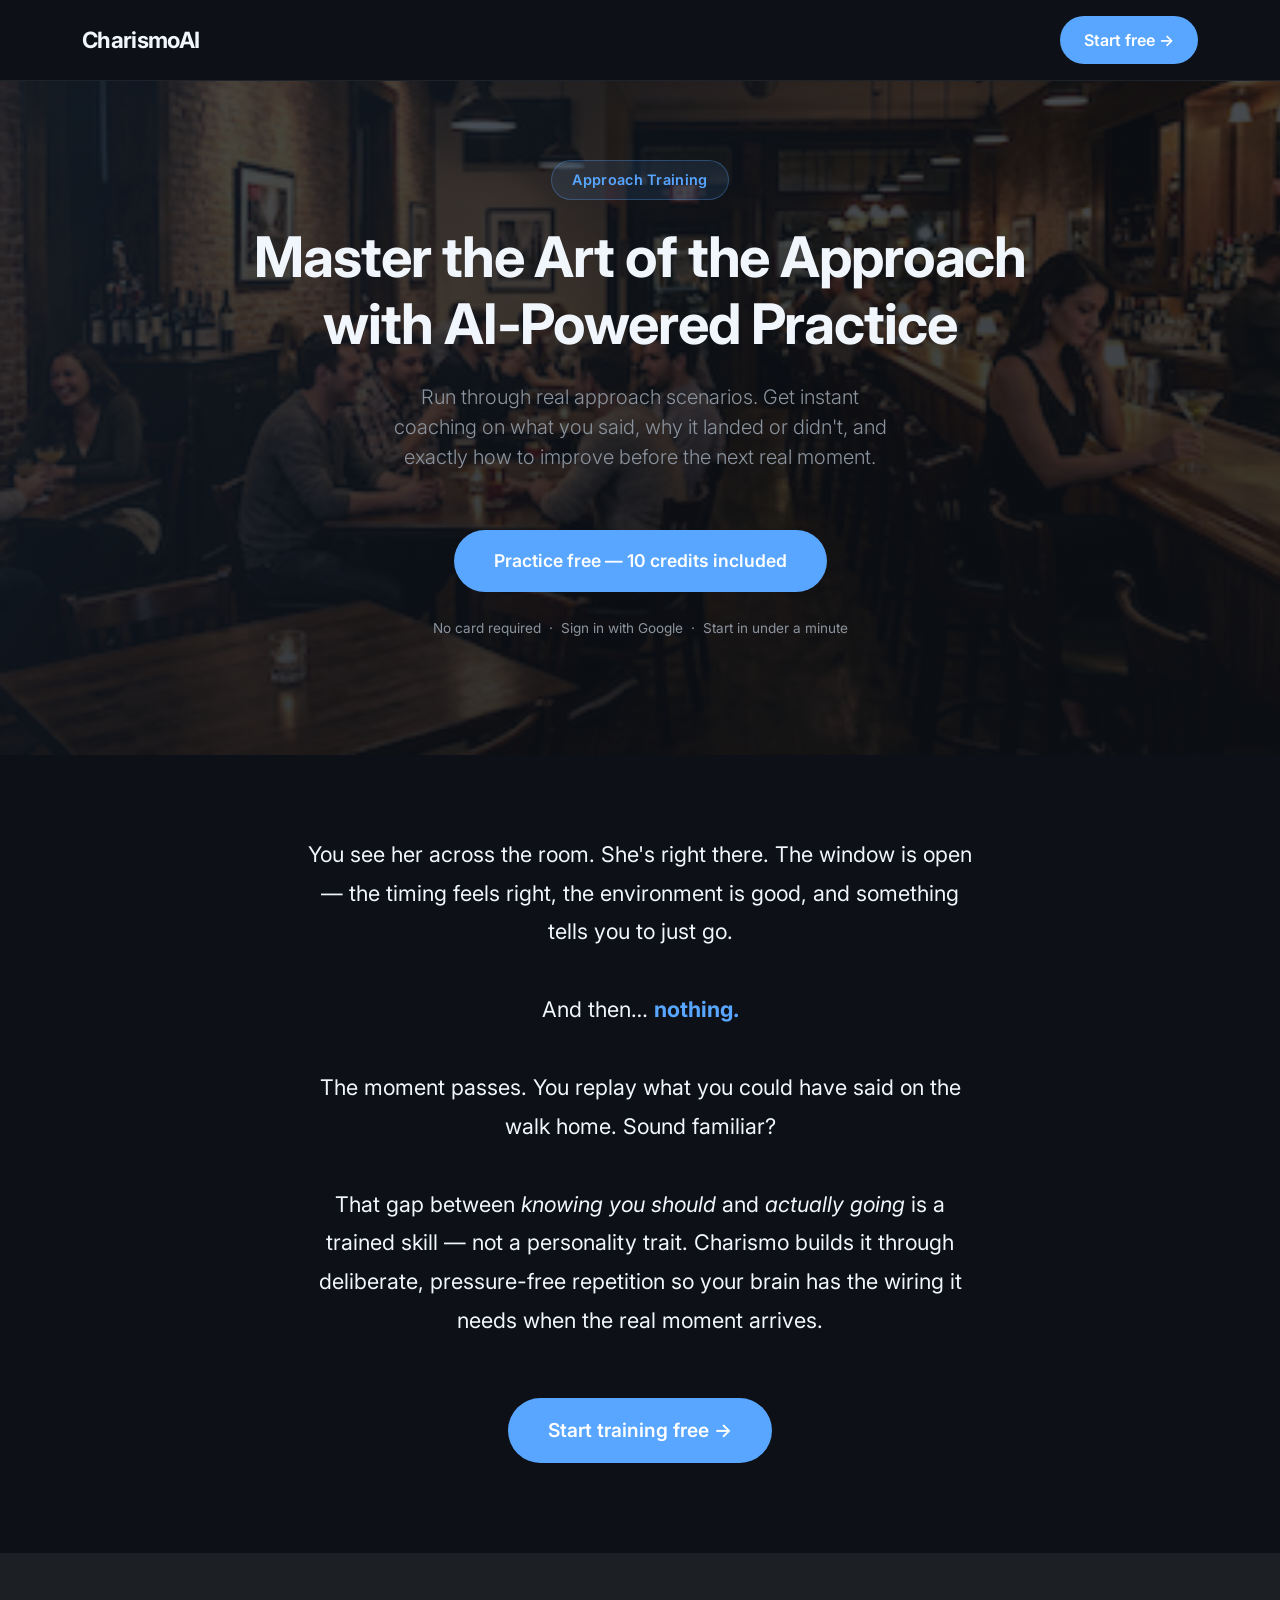
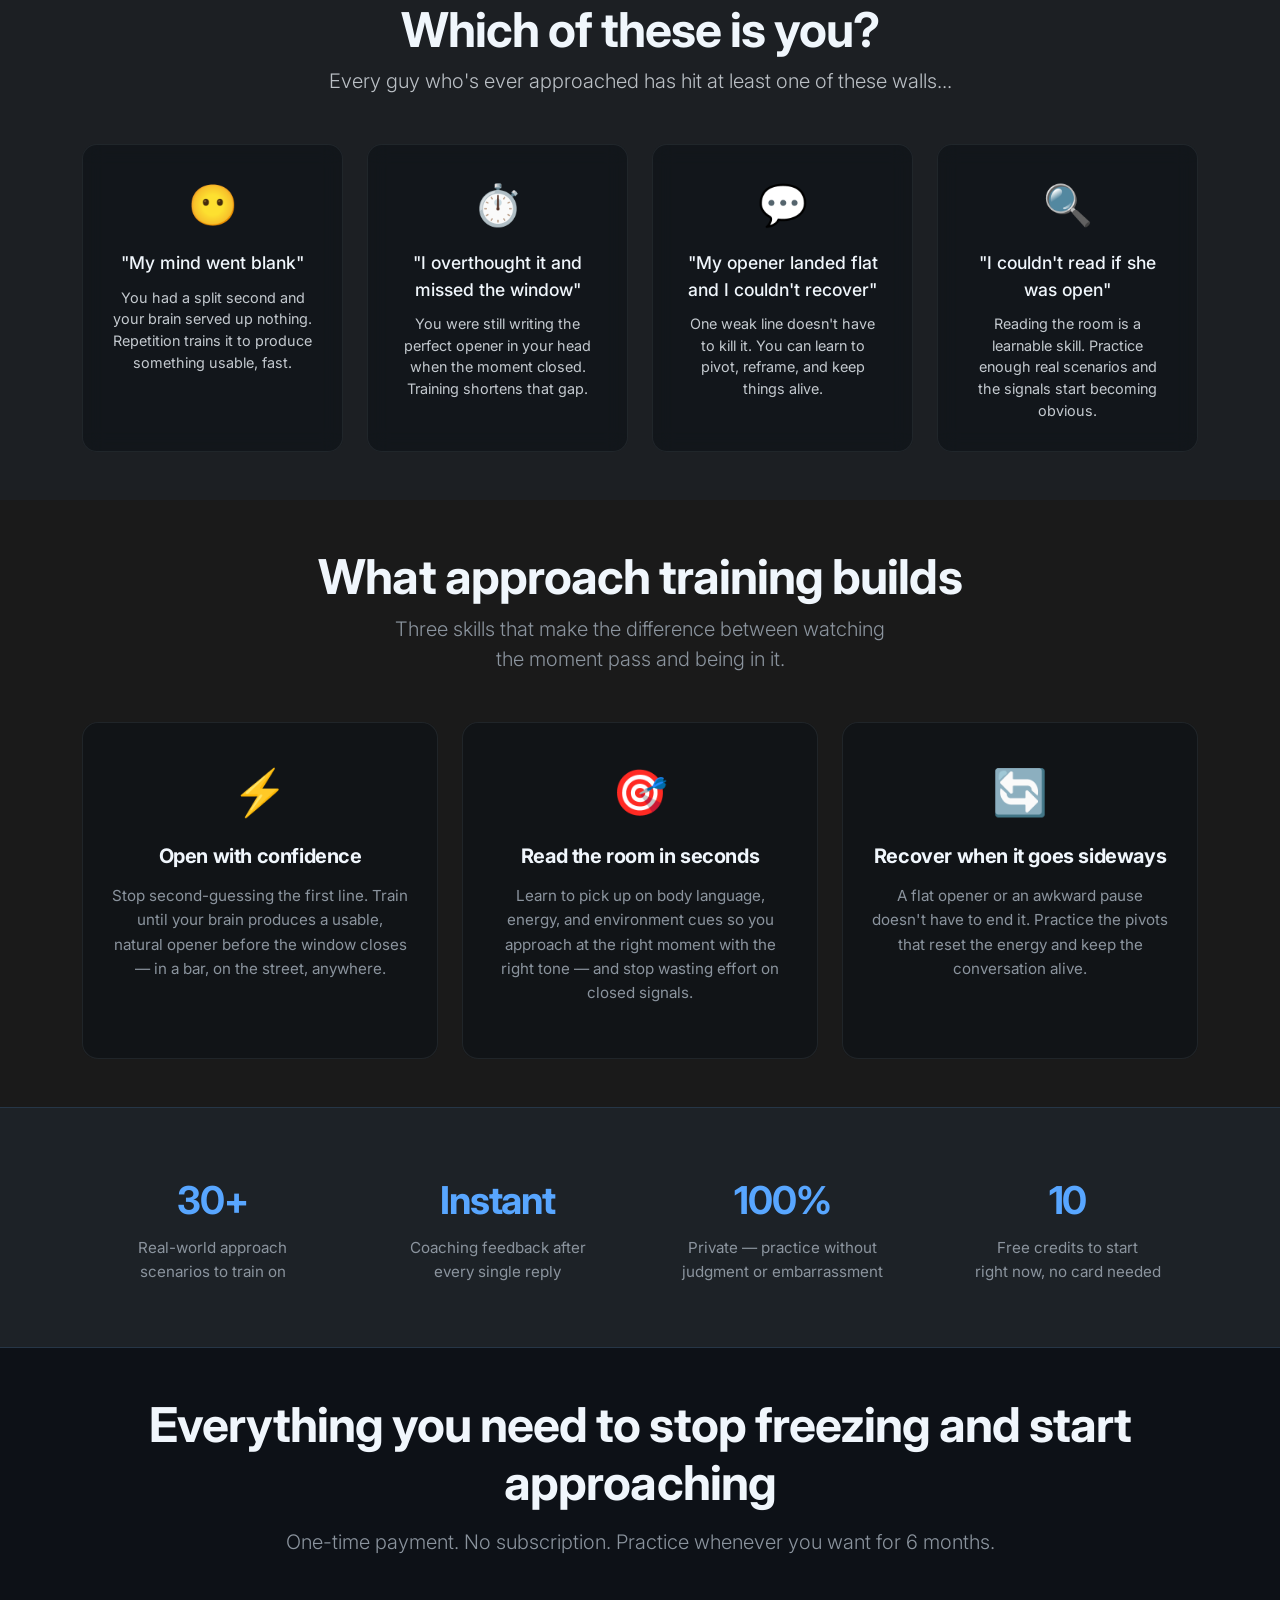
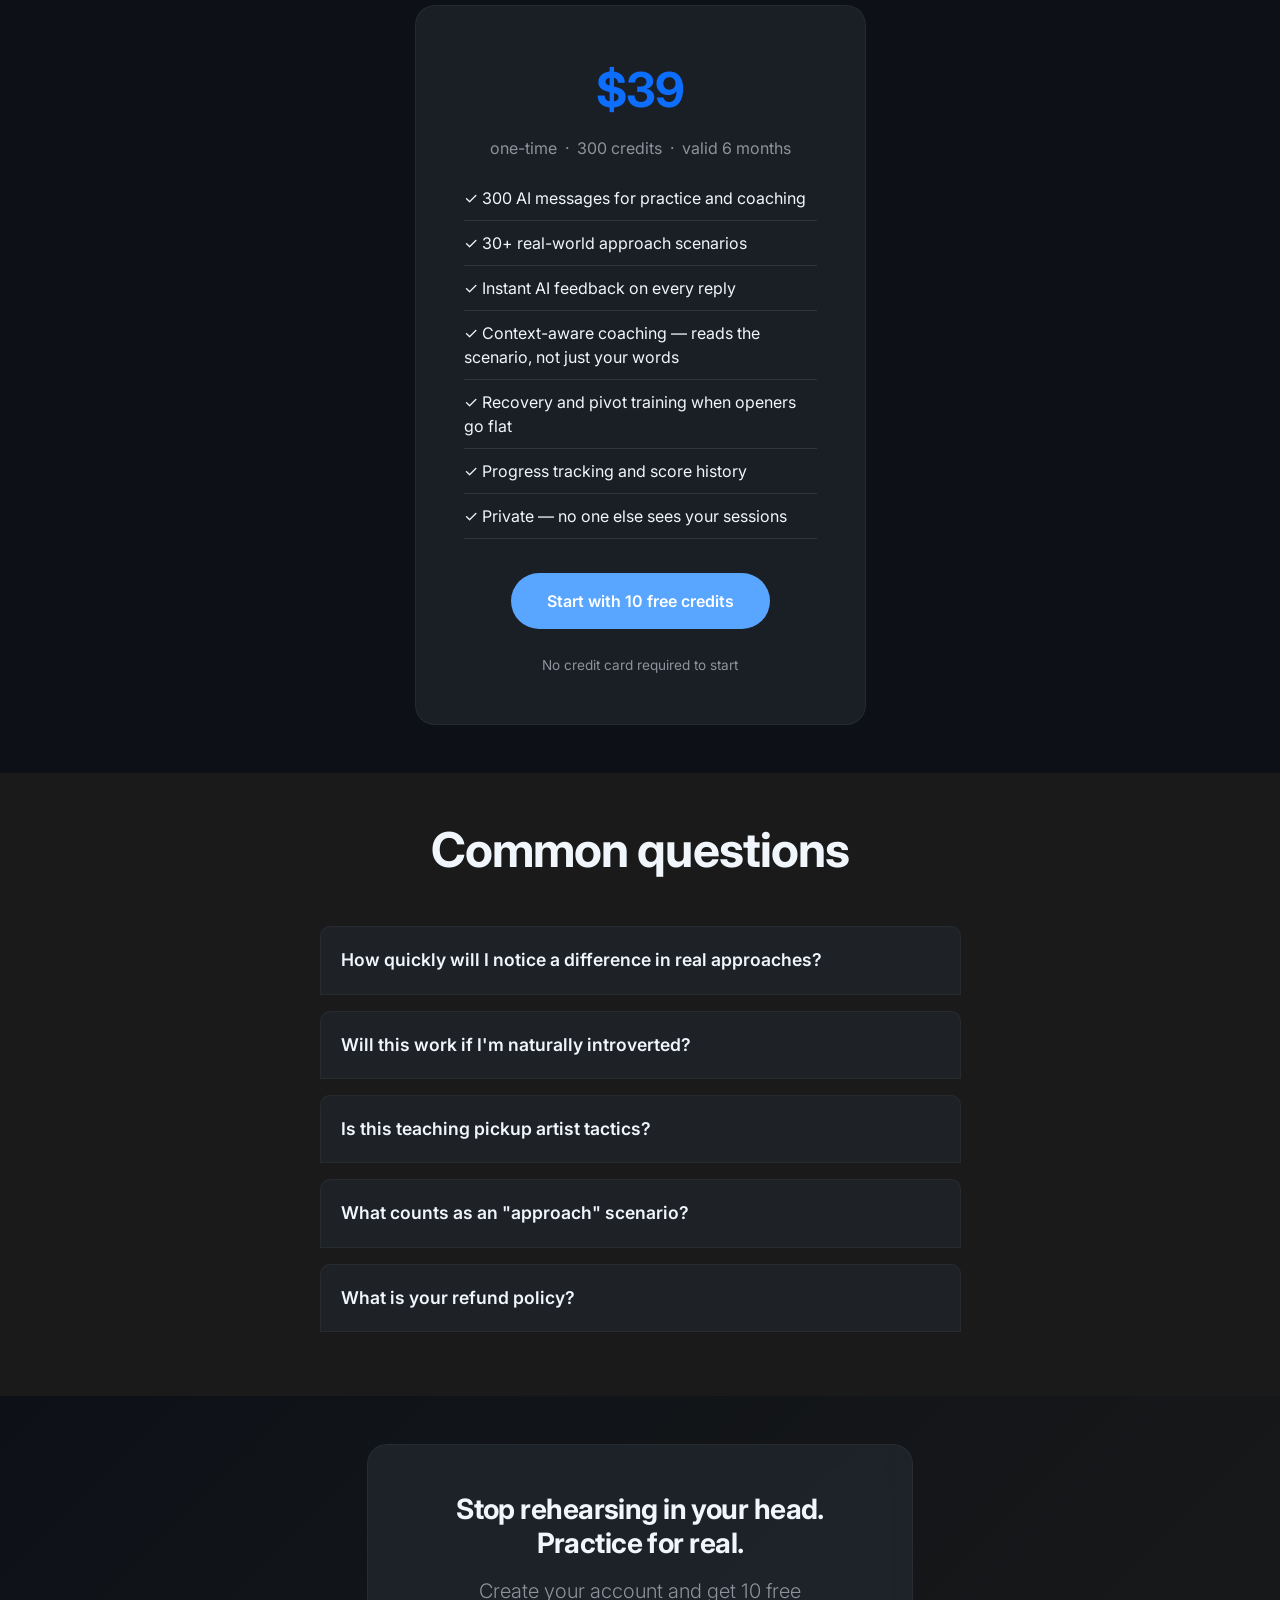
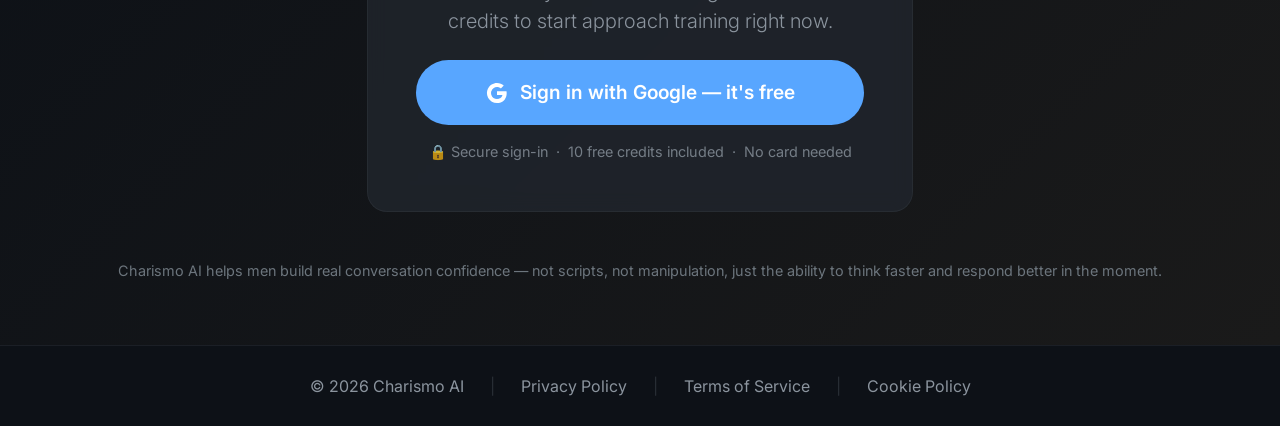
<file: how-to-approach-women.html>
<!DOCTYPE html>
<html lang="en">

<head>
    <meta charset="UTF-8">
    <meta name="viewport" content="width=device-width, initial-scale=1.0">
    <link rel="icon" href="https://app.charismoai.com/images/icons/favicon.ico" />
    <title>Master the Art of the Approach | CharismoAI</title>

    <link
        href="https://fonts.googleapis.com/css2?family=Inter:ital,opsz,wght@0,14..32,100..900;1,14..32,100..900&display=swap"
        rel="stylesheet">

    <!-- Bootstrap 5 CSS -->
    <link href="https://cdn.jsdelivr.net/npm/bootstrap@5.3.3/dist/css/bootstrap.min.css" rel="stylesheet"
        integrity="sha384-QWTKZyjpPEjISv5WaRU9OFeRpok6YctnYmDr5pNlyT2bRjXh0JMhjY6hW+ALEwIH" crossorigin="anonymous">

    <!-- Google tag (gtag.js) -->
    <script async src="https://www.googletagmanager.com/gtag/js?id=G-0E37KGTZE9"></script>

    <!-- Custom styles -->
    <link rel="stylesheet" href="style.css" />

    <script>
        window.dataLayer = window.dataLayer || [];
        function gtag() { dataLayer.push(arguments); }
        gtag('js', new Date());
        gtag('config', 'G-0E37KGTZE9');
    </script>

    <style>
        /* Page-specific overrides */
        .approach-hero {
            background: linear-gradient(rgba(13, 17, 23, 0.75), rgba(13, 17, 23, 0.85)),
                url('https://lsdjhhbnmo4-bot.github.io/charismo-public/9fc2c84b-3337-4b4d-af04-efb65f5e03c5.png');
            background-size: cover;
            background-position: center top;
            background-attachment: fixed;
            color: var(--text-light);
            padding: 160px 0 100px;
            position: relative;
            overflow: hidden;
        }

        .approach-hero::before {
            content: '';
            position: absolute;
            top: 0;
            left: 0;
            right: 0;
            bottom: 0;
            background: linear-gradient(135deg, rgba(88, 166, 255, 0.08) 0%, transparent 60%);
            pointer-events: none;
        }

        .approach-hero .hero-content {
            position: relative;
            z-index: 1;
        }

        .approach-header {
            background-color: var(--darker-bg);
            border-bottom: 1px solid rgba(48, 54, 61, 0.5);
            backdrop-filter: blur(10px);
            padding: 16px 0;
            position: fixed;
            top: 0;
            width: 100%;
            z-index: 1000;
        }

        .the-moment-section {
            background: var(--darker-bg);
            color: var(--text-light);
            padding: 80px 0;
        }

        .moment-text {
            font-size: 1.35rem;
            line-height: 1.8;
            max-width: 680px;
            margin: 0 auto;
        }

        .moment-text .pause {
            color: var(--accent-color);
            font-weight: 700;
        }

        .outcome-card {
            background: rgba(13, 17, 23, 0.6);
            backdrop-filter: blur(10px);
            border: 1px solid rgba(48, 54, 61, 0.5);
            border-radius: 16px;
            padding: 36px 28px;
            text-align: center;
            height: 100%;
            transition: transform 0.3s ease, border-color 0.3s ease;
        }

        .outcome-card:hover {
            transform: translateY(-5px);
            border-color: var(--accent-color);
        }

        .outcome-icon {
            font-size: 2.8rem;
            margin-bottom: 18px;
            display: block;
        }

        .credibility-strip {
            background: rgba(88, 166, 255, 0.06);
            border-top: 1px solid rgba(88, 166, 255, 0.15);
            border-bottom: 1px solid rgba(88, 166, 255, 0.15);
            padding: 48px 0;
        }

        .credibility-item {
            text-align: center;
            padding: 16px;
        }

        .credibility-number {
            font-size: 2.4rem;
            font-weight: 700;
            color: var(--accent-color);
            display: block;
            letter-spacing: -0.03em;
            margin-bottom: 6px;
        }

        .credibility-label {
            color: var(--text-muted);
            font-size: 0.95rem;
            line-height: 1.4;
        }

        .approach-footer {
            background: var(--darker-bg);
            color: var(--text-muted);
            padding: 28px 0;
            border-top: 1px solid rgba(48, 54, 61, 0.4);
        }

        .approach-footer a {
            color: var(--text-muted);
            text-decoration: none;
            transition: color 0.2s ease;
        }

        .approach-footer a:hover {
            color: var(--text-light);
        }

        .divider {
            color: rgba(48, 54, 61, 0.8);
            margin: 0 10px;
        }

        @media (max-width: 768px) {
            .approach-hero {
                padding: 130px 0 80px;
                background-attachment: scroll;
            }

            .moment-text {
                font-size: 1.15rem;
            }

            .credibility-item {
                margin-bottom: 24px;
            }
        }
    </style>
</head>

<body>

    <!-- Minimal Header -->
    <header class="approach-header">
        <div class="container d-flex align-items-center justify-content-between">
            <a href="index.html" class="navbar-brand-custom fw-bold text-decoration-none"
                style="font-size: 1.4rem; letter-spacing: -0.03em; color: var(--text-light);">
                CharismoAI
            </a>
            <a href="https://app.charismoai.com" class="btn-custom-primary btn-nav-custom">
                Start free →
            </a>
        </div>
    </header>

    <!-- Hero Section -->
    <section class="approach-hero">
        <div class="container">
            <div class="hero-content text-center">
                <div class="mb-4"
                    style="display: inline-block; background: rgba(88,166,255,0.1); border: 1px solid rgba(88,166,255,0.3); border-radius: 50px; padding: 8px 20px; font-size: 0.9rem; color: var(--accent-color); font-weight: 600; letter-spacing: 0.3px;">
                    Approach Training
                </div>
                <h1 class="display-4 fw-bold mb-4 text-balance">
                    Master the Art of the Approach with AI-Powered Practice
                </h1>
                <p class="lead mb-5 mx-auto text-balance" style="max-width: 560px; color: var(--text-muted);">
                    Run through real approach scenarios. Get instant coaching on what you said, why it landed or didn't,
                    and exactly how to improve before the next real moment.
                </p>
                <a href="https://app.charismoai.com" class="btn-custom-primary" style="font-size: 1.1rem;">
                    Practice free — 10 credits included
                </a>
                <p class="mt-3" style="color: var(--text-muted); font-size: 0.85rem;">No card required &nbsp;·&nbsp;
                    Sign in with Google &nbsp;·&nbsp; Start in under a minute</p>
            </div>
        </div>
    </section>

    <!-- "The Moment" Hook Section -->
    <section class="the-moment-section">
        <div class="container">
            <div class="text-center">
                <p class="moment-text">
                    You see her across the room. She's right there. The window is open — the timing feels right, the
                    environment is good, and something tells you to just go.<br><br>
                    And then… <span class="pause">nothing.</span><br><br>
                    The moment passes. You replay what you could have said on the walk home. Sound familiar?
                    <br><br>
                    That gap between <em>knowing you should</em> and <em>actually going</em> is a trained skill — not a
                    personality trait. Charismo builds it through deliberate, pressure-free repetition so your brain has
                    the wiring it needs when the real moment arrives.
                </p>
                <div class="mt-5">
                    <a href="https://app.charismoai.com" class="btn-custom-primary">
                        Start training free →
                    </a>
                </div>
            </div>
        </div>
    </section>

    <!-- Pain Points Section -->
    <section class="frustration-section py-5">
        <div class="container">
            <div class="frustration-content text-center">
                <h2 class="display-5 fw-bold mb-2">Which of these is you?</h2>
                <p class="lead mb-5 opacity-75">Every guy who's ever approached has hit at least one of these walls...
                </p>

                <div class="row g-4">
                    <div class="col-lg-3 col-md-6">
                        <div class="frustration-item h-100">
                            <span class="frustration-emoji">😶</span>
                            <div class="frustration-text">"My mind went blank"</div>
                            <div class="frustration-subtext">You had a split second and your brain served up nothing.
                                Repetition trains it to produce something usable, fast.</div>
                        </div>
                    </div>
                    <div class="col-lg-3 col-md-6">
                        <div class="frustration-item h-100">
                            <span class="frustration-emoji">⏱️</span>
                            <div class="frustration-text">"I overthought it and missed the window"</div>
                            <div class="frustration-subtext">You were still writing the perfect opener in your head when
                                the moment closed. Training shortens that gap.</div>
                        </div>
                    </div>
                    <div class="col-lg-3 col-md-6">
                        <div class="frustration-item h-100">
                            <span class="frustration-emoji">💬</span>
                            <div class="frustration-text">"My opener landed flat and I couldn't recover"</div>
                            <div class="frustration-subtext">One weak line doesn't have to kill it. You can learn to
                                pivot, reframe, and keep things alive.</div>
                        </div>
                    </div>
                    <div class="col-lg-3 col-md-6">
                        <div class="frustration-item h-100">
                            <span class="frustration-emoji">🔍</span>
                            <div class="frustration-text">"I couldn't read if she was open"</div>
                            <div class="frustration-subtext">Reading the room is a learnable skill. Practice enough real
                                scenarios and the signals start becoming obvious.</div>
                        </div>
                    </div>
                </div>
            </div>
        </div>
    </section>

    <!-- What You'll Train Section -->
    <section class="py-5 bg-dark-custom">
        <div class="container">
            <div class="text-center mb-5">
                <h2 class="display-5 fw-bold text-light-custom">What approach training builds</h2>
                <p class="lead text-muted-custom mx-auto" style="max-width: 520px;">Three skills that make the
                    difference between watching the moment pass and being in it.</p>
            </div>
            <div class="row g-4 justify-content-center">
                <div class="col-lg-4 col-md-6">
                    <div class="outcome-card">
                        <span class="outcome-icon">⚡</span>
                        <h3 class="h5 fw-bold text-light-custom mb-3">Open with confidence</h3>
                        <p class="text-muted-custom" style="font-size: 0.95rem; line-height: 1.6;">
                            Stop second-guessing the first line. Train until your brain produces a usable, natural
                            opener before the window closes — in a bar, on the street, anywhere.
                        </p>
                    </div>
                </div>
                <div class="col-lg-4 col-md-6">
                    <div class="outcome-card">
                        <span class="outcome-icon">🎯</span>
                        <h3 class="h5 fw-bold text-light-custom mb-3">Read the room in seconds</h3>
                        <p class="text-muted-custom" style="font-size: 0.95rem; line-height: 1.6;">
                            Learn to pick up on body language, energy, and environment cues so you approach at the right
                            moment with the right tone — and stop wasting effort on closed signals.
                        </p>
                    </div>
                </div>
                <div class="col-lg-4 col-md-6">
                    <div class="outcome-card">
                        <span class="outcome-icon">🔄</span>
                        <h3 class="h5 fw-bold text-light-custom mb-3">Recover when it goes sideways</h3>
                        <p class="text-muted-custom" style="font-size: 0.95rem; line-height: 1.6;">
                            A flat opener or an awkward pause doesn't have to end it. Practice the pivots that reset the
                            energy and keep the conversation alive.
                        </p>
                    </div>
                </div>
            </div>
        </div>
    </section>

    <!-- Credibility Strip -->
    <section class="credibility-strip">
        <div class="container">
            <div class="row g-4 justify-content-center">
                <div class="col-lg-3 col-md-4 col-6">
                    <div class="credibility-item">
                        <span class="credibility-number">30+</span>
                        <span class="credibility-label">Real-world approach<br>scenarios to train on</span>
                    </div>
                </div>
                <div class="col-lg-3 col-md-4 col-6">
                    <div class="credibility-item">
                        <span class="credibility-number">Instant</span>
                        <span class="credibility-label">Coaching feedback after<br>every single reply</span>
                    </div>
                </div>
                <div class="col-lg-3 col-md-4 col-6">
                    <div class="credibility-item">
                        <span class="credibility-number">100%</span>
                        <span class="credibility-label">Private — practice without<br>judgment or embarrassment</span>
                    </div>
                </div>
                <div class="col-lg-3 col-md-4 col-6">
                    <div class="credibility-item">
                        <span class="credibility-number">10</span>
                        <span class="credibility-label">Free credits to start<br>right now, no card needed</span>
                    </div>
                </div>
            </div>
        </div>
    </section>

    <!-- Pricing Section -->
    <section class="pricing-section py-5">
        <div class="container">
            <div class="text-center mb-5">
                <h2 class="display-5 fw-bold">Everything you need to stop freezing and start approaching</h2>
                <p class="lead text-muted-custom mt-3">One-time payment. No subscription. Practice whenever you want for
                    6 months.</p>
            </div>
            <div class="row justify-content-center">
                <div class="col-lg-5 col-md-7">
                    <div class="card pricing-card">
                        <div class="card-body text-center p-5">
                            <div class="price pricing-price-custom text-primary">$39</div>
                            <div class="mb-3 pricing-subtitle-custom">one-time &nbsp;·&nbsp; 300 credits &nbsp;·&nbsp;
                                valid 6 months</div>
                            <ul class="price-features mb-4 text-start">
                                <li class="text-light-custom">✓ 300 AI messages for practice and coaching</li>
                                <li class="text-light-custom">✓ 30+ real-world approach scenarios</li>
                                <li class="text-light-custom">✓ Instant AI feedback on every reply</li>
                                <li class="text-light-custom">✓ Context-aware coaching — reads the scenario, not just
                                    your words</li>
                                <li class="text-light-custom">✓ Recovery and pivot training when openers go flat</li>
                                <li class="text-light-custom">✓ Progress tracking and score history</li>
                                <li class="text-light-custom">✓ Private — no one else sees your sessions</li>
                            </ul>
                            <a href="https://app.charismoai.com" class="btn-custom-primary"
                                style="font-size: 1rem; padding: 16px 36px;">
                                Start with 10 free credits
                            </a>
                            <p class="mt-3 mb-0" style="color: var(--text-muted); font-size: 0.85rem;">No credit card
                                required to start</p>
                        </div>
                    </div>
                </div>
            </div>
        </div>
    </section>

    <!-- FAQ Section -->
    <section class="py-5 bg-dark-custom">
        <div class="container">
            <div class="text-center mb-5">
                <h2 class="display-5 fw-bold text-light-custom">Common questions</h2>
            </div>
            <div class="row justify-content-center">
                <div class="col-lg-7">
                    <div class="mb-3">
                        <button class="faq-question">How quickly will I notice a difference in real approaches?</button>
                        <div class="faq-answer">Results vary but most people start noticing faster thinking and less
                            hesitation within a few weeks of regular practice. The more scenarios you run, the more your
                            brain builds automatic responses for high-pressure moments.</div>
                    </div>
                    <div class="mb-3">
                        <button class="faq-question">Will this work if I'm naturally introverted?</button>
                        <div class="faq-answer">Absolutely. Introverts are often naturally thoughtful — the training
                            helps you access that thoughtfulness faster, in the moment, so it stops feeling like a
                            weakness. You're not changing who you are, you're building a specific skill.</div>
                    </div>
                    <div class="mb-3">
                        <button class="faq-question">Is this teaching pickup artist tactics?</button>
                        <div class="faq-answer">No. Charismo is about genuine, authentic conversation skills. The
                            scenarios focus on reading the situation, being direct without being creepy, and building
                            real connection. There are no manipulation scripts, negging techniques, or any of that. If
                            an approach is disrespectful, the coach will tell you.</div>
                    </div>
                    <div class="mb-3">
                        <button class="faq-question">What counts as an "approach" scenario?</button>
                        <div class="faq-answer">Scenarios cover the kinds of real-world situations where you'd actually
                            meet someone — bars, coffee shops, daytime street approaches, social events, and more. Each
                            one has context: the environment, her mood, the energy of the moment. You practice opening,
                            reading her response, and keeping things moving naturally.</div>
                    </div>
                    <div class="mb-3">
                        <button class="faq-question">What is your refund policy?</button>
                        <div class="faq-answer">If you haven't used any of your new credits and you're within 24 hours
                            of purchase, we can offer a full refund. Contact support.</div>
                    </div>
                </div>
            </div>
        </div>
    </section>

    <!-- Final CTA Section -->
    <section class="py-5 bg-gradient-custom">
        <div class="container">
            <div class="row justify-content-center">
                <div class="col-lg-6 col-md-8">
                    <div class="card signup-card">
                        <div class="card-body text-center p-5">
                            <h3 class="h3 fw-bold mb-3 text-light-custom">Stop rehearsing in your head. Practice for
                                real.</h3>
                            <p class="lead mb-4 text-muted-custom text-balance">Create your account and get 10 free
                                credits to start approach training right now.</p>
                            <a href="https://app.charismoai.com" class="btn-custom-primary btn-lg mb-3 btn-signup">
                                <svg style="width: 22px; height: 22px; margin-right: 12px;" viewBox="0 0 24 24">
                                    <path fill="currentColor"
                                        d="M22.56 12.25c0-.78-.07-1.53-.2-2.25H12v4.26h5.92c-.26 1.37-1.04 2.53-2.21 3.31v2.77h3.57c2.08-1.92 3.28-4.74 3.28-8.09z" />
                                    <path fill="currentColor"
                                        d="M12 23c2.97 0 5.46-.98 7.28-2.66l-3.57-2.77c-.98.66-2.23 1.06-3.71 1.06-2.86 0-5.29-1.93-6.16-4.53H2.18v2.84C3.99 20.53 7.7 23 12 23z" />
                                    <path fill="currentColor"
                                        d="M5.84 14.09c-.22-.66-.35-1.36-.35-2.09s.13-1.43.35-2.09V7.07H2.18C1.43 8.55 1 10.22 1 12s.43 3.45 1.18 4.93l2.85-2.22.81-.62z" />
                                    <path fill="currentColor"
                                        d="M12 5.38c1.62 0 3.06.56 4.21 1.64l3.15-3.15C17.45 2.09 14.97 1 12 1 7.7 1 3.99 3.47 2.18 7.07l3.66 2.84c.87-2.6 3.3-4.53 6.16-4.53z" />
                                </svg>
                                Sign in with Google — it's free
                            </a>
                            <div class="security-note">
                                🔒 Secure sign-in &nbsp;·&nbsp; 10 free credits included &nbsp;·&nbsp; No card needed
                            </div>
                        </div>
                    </div>
                </div>
            </div>
            <div class="row mt-5">
                <div class="col text-center">
                    <p class="text-secondary text-balance" style="font-size: 0.9rem;">
                        Charismo AI helps men build real conversation confidence — not scripts, not manipulation, just
                        the ability to think faster and respond better in the moment.
                    </p>
                </div>
            </div>
        </div>
    </section>

    <!-- Footer -->
    <footer class="approach-footer">
        <div class="container">
            <div class="text-center d-flex flex-column flex-md-row align-items-center justify-content-center gap-3">
                <span>&copy; 2026 Charismo AI</span>
                <span class="divider d-none d-md-inline">|</span>
                <a href="https://app.charismoai.com/privacy">Privacy Policy</a>
                <span class="divider d-none d-md-inline">|</span>
                <a href="https://app.charismoai.com/terms">Terms of Service</a>
                <span class="divider d-none d-md-inline">|</span>
                <a href="https://app.charismoai.com/cookies">Cookie Policy</a>
            </div>
        </div>
    </footer>

    <!-- Bootstrap 5 JS -->
    <script src="https://cdn.jsdelivr.net/npm/bootstrap@5.3.3/dist/js/bootstrap.bundle.min.js"
        integrity="sha384-YvpcrYf0tY3lHB60NNkmXc5s9fDVZLESaAA55NDzOxhy9GkcIdslK1eN7N6jIeHz"
        crossorigin="anonymous"></script>

    <script>
        // FAQ toggle
        document.querySelectorAll('.faq-question').forEach(question => {
            question.addEventListener('click', function () {
                const answer = this.nextElementSibling;
                const isOpen = answer.style.display === 'block';
                document.querySelectorAll('.faq-answer').forEach(ans => {
                    ans.style.display = 'none';
                });
                if (!isOpen) {
                    answer.style.display = 'block';
                }
            });
        });

        // Scroll animation
        const observer = new IntersectionObserver(function (entries) {
            entries.forEach(entry => {
                if (entry.isIntersecting) {
                    entry.target.style.opacity = '1';
                    entry.target.style.transform = 'translateY(0)';
                }
            });
        }, { threshold: 0.1, rootMargin: '0px 0px -50px 0px' });

        document.querySelectorAll('.outcome-card, .frustration-item, .card').forEach(el => {
            el.style.opacity = '0';
            el.style.transform = 'translateY(20px)';
            el.style.transition = 'all 0.6s ease';
            observer.observe(el);
        });
    </script>

    <!-- Cookie banner -->
    <script type="text/javascript"
        src="//www.privacypolicies.com/public/cookie-consent/3.0.0/cookie-consent.js"></script>
    <script type="text/javascript">
        document.addEventListener('DOMContentLoaded', function () {
            cookieconsent.run({ "notice_banner_type": "simple", "consent_type": "express", "palette": "light", "language": "en", "website_name": "Charismo AI", "change_preferences_selector": "changeCookiePrefs", "cookies_policy_url": "https://CharismoAI.com/cookies" });
        });
    </script>
    <noscript>Cookie Consent by <a href="https://www.PrivacyPolicies.com/cookie-consent/"
            rel="nofollow">PrivacyPolicies.com</a></noscript>

</body>

</html>
</file>
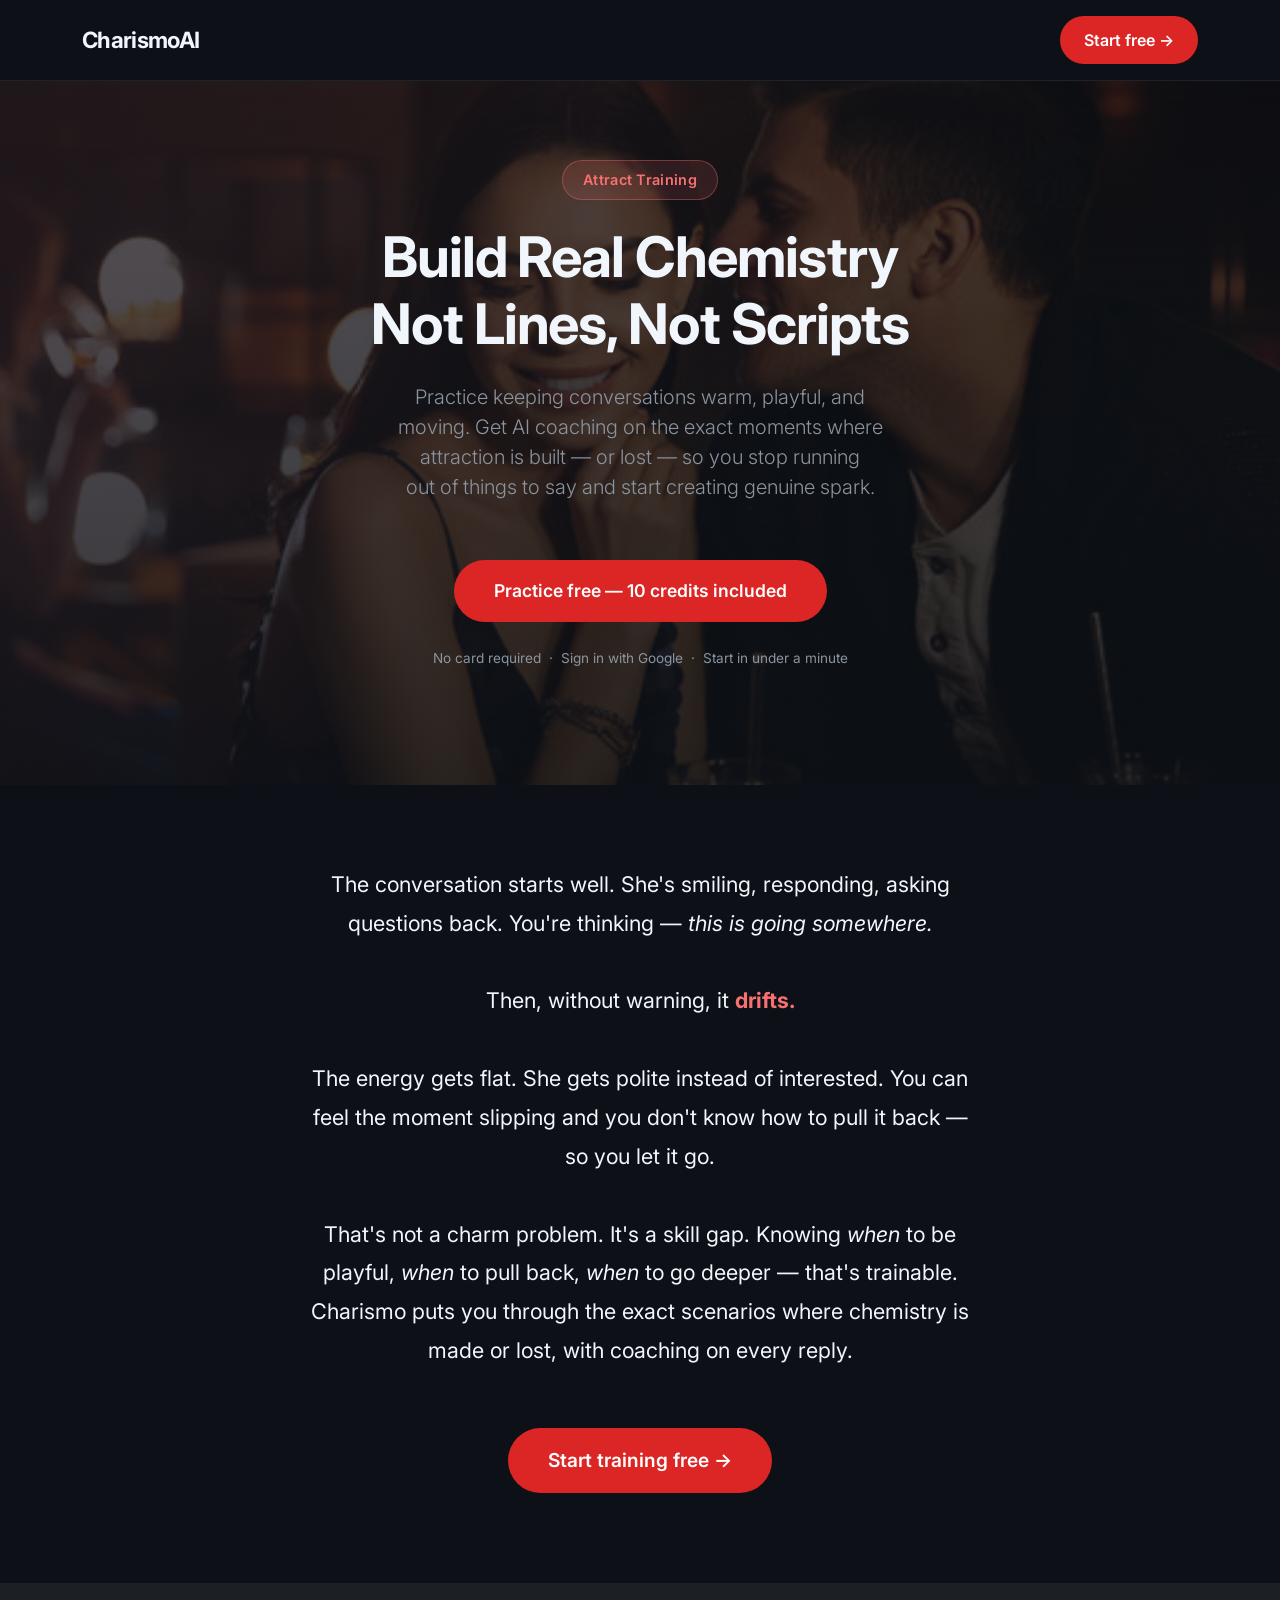
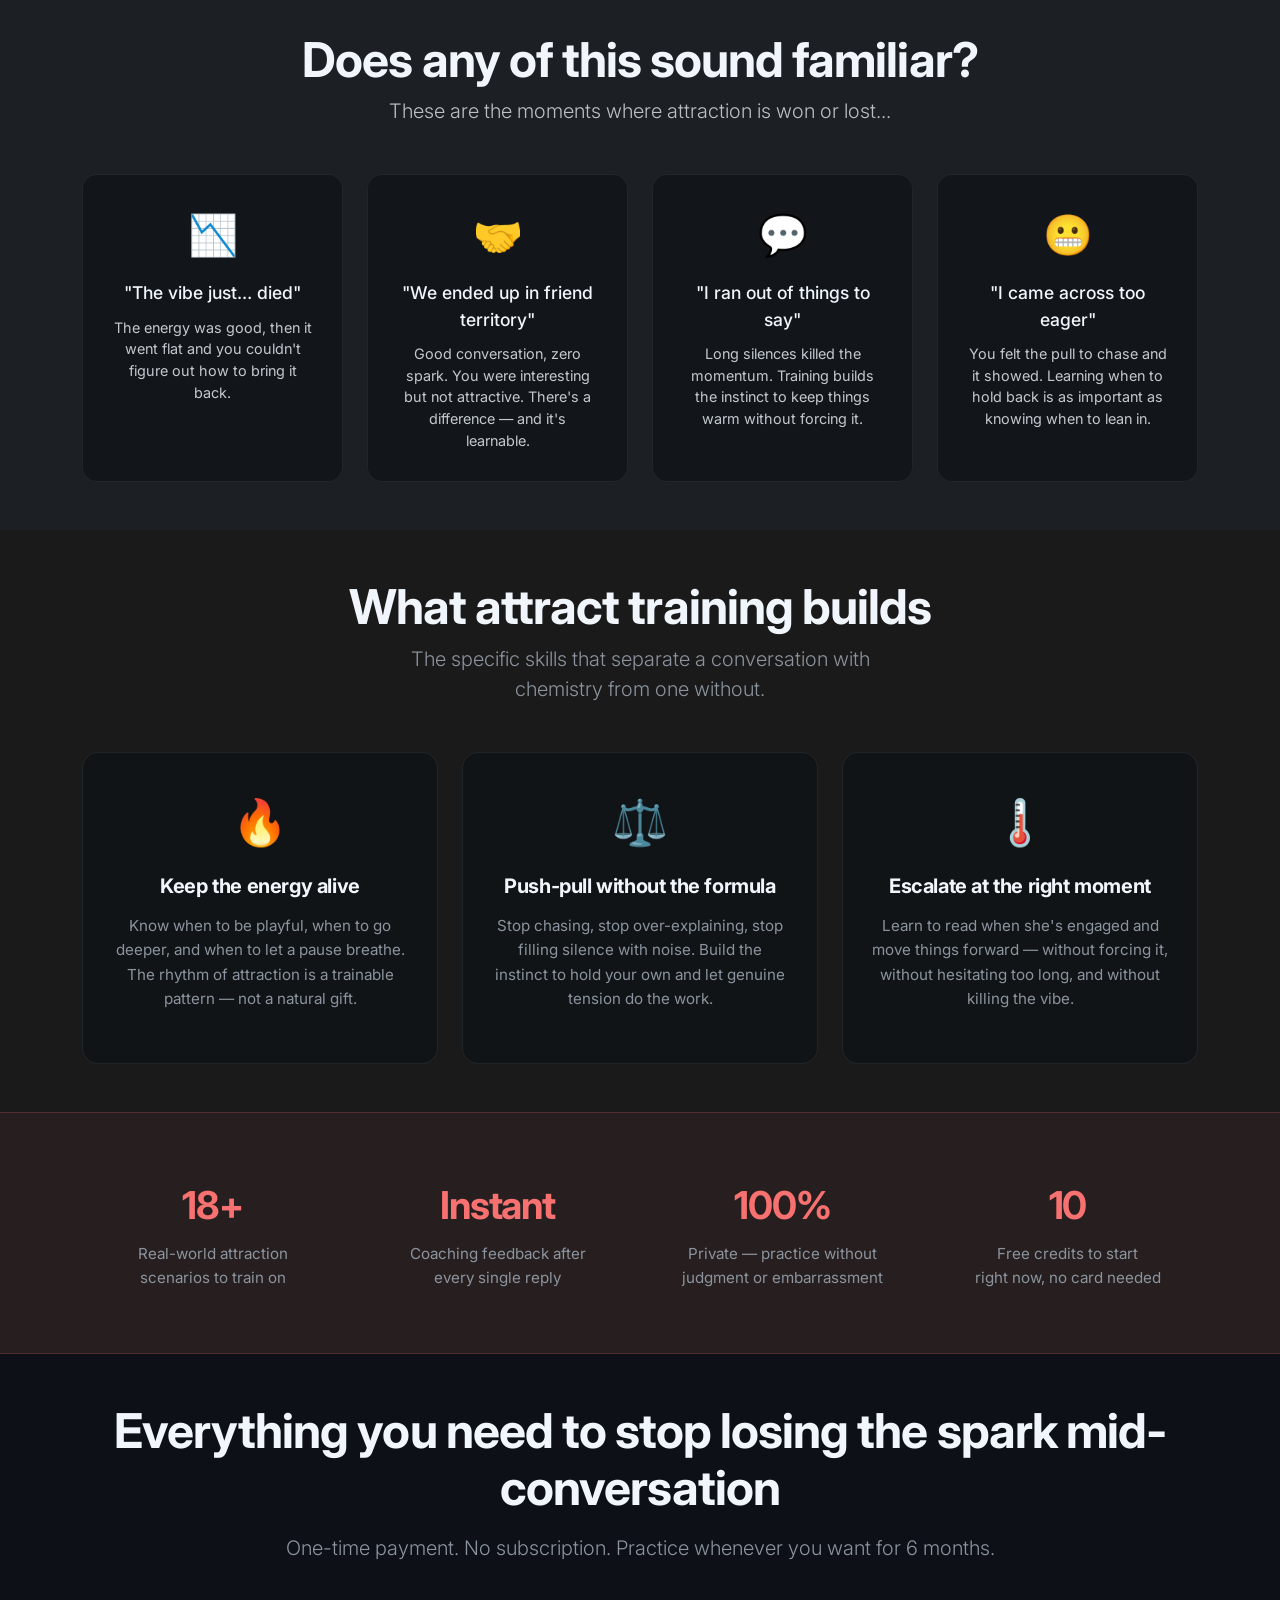
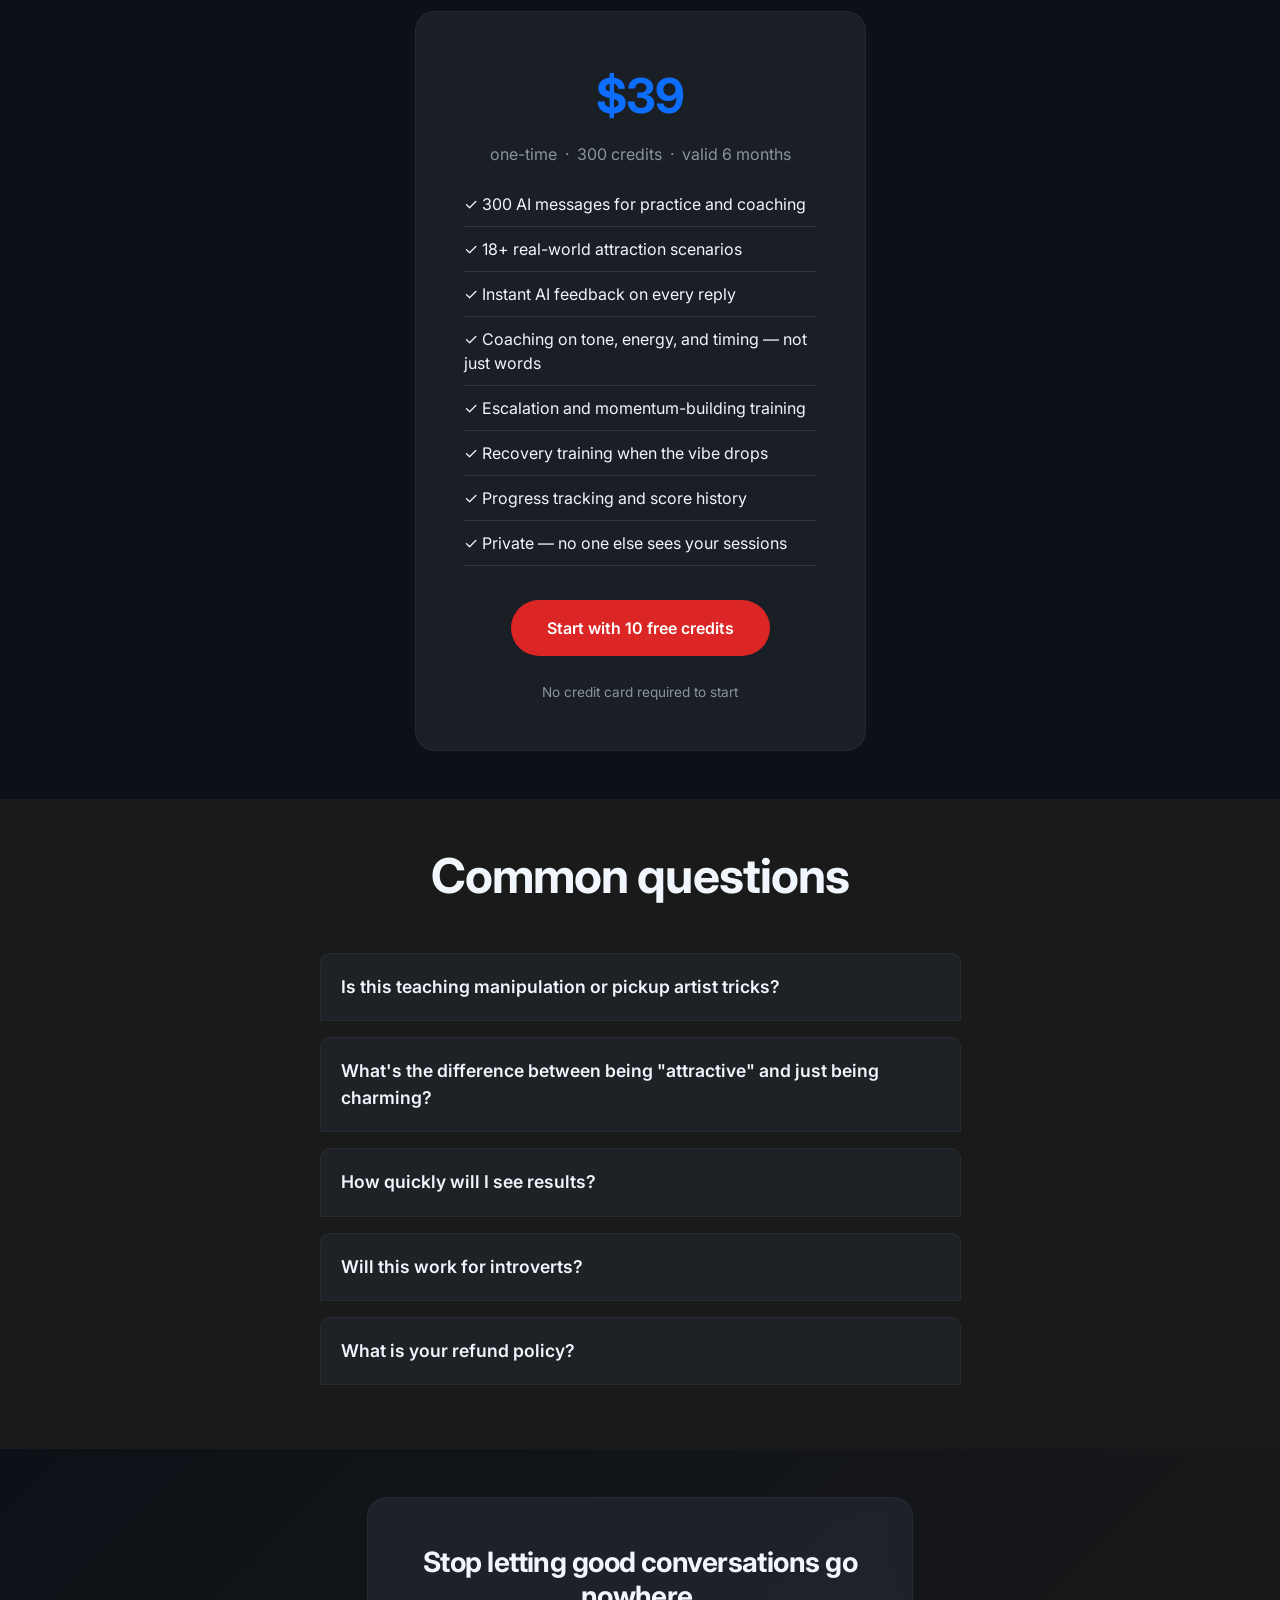
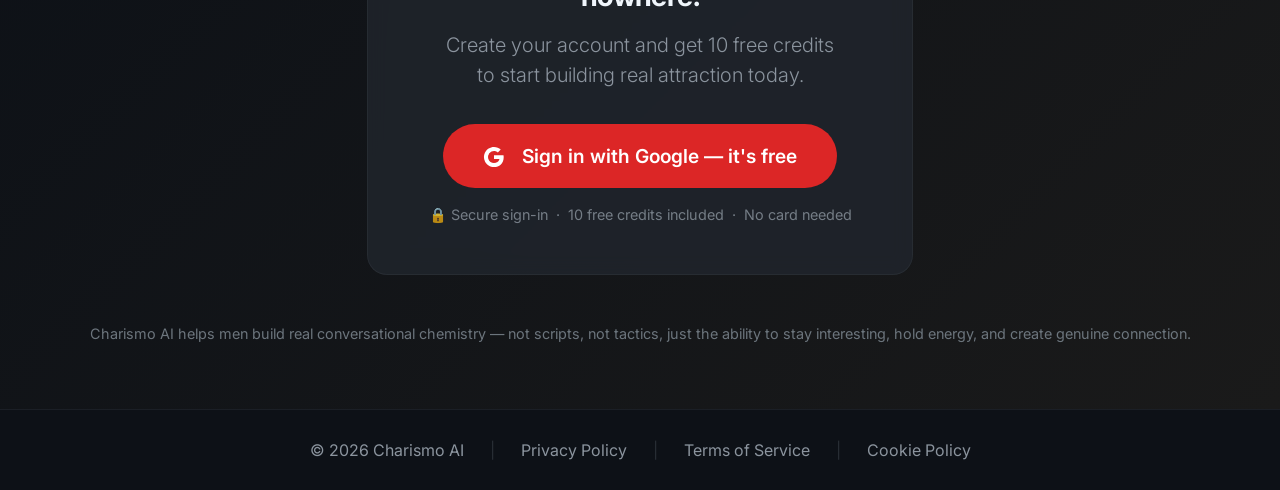
<file: how-to-be-attractive.html>
<!DOCTYPE html>
<html lang="en">

<head>
    <meta charset="UTF-8">
    <meta name="viewport" content="width=device-width, initial-scale=1.0">
    <link rel="icon" href="https://app.charismoai.com/images/icons/favicon.ico" />
    <title>Build Real Chemistry — Not Lines, Not Scripts | CharismoAI</title>

    <link
        href="https://fonts.googleapis.com/css2?family=Inter:ital,opsz,wght@0,14..32,100..900;1,14..32,100..900&display=swap"
        rel="stylesheet">

    <!-- Bootstrap 5 CSS -->
    <link href="https://cdn.jsdelivr.net/npm/bootstrap@5.3.3/dist/css/bootstrap.min.css" rel="stylesheet"
        integrity="sha384-QWTKZyjpPEjISv5WaRU9OFeRpok6YctnYmDr5pNlyT2bRjXh0JMhjY6hW+ALEwIH" crossorigin="anonymous">

    <!-- Google tag (gtag.js) -->
    <script async src="https://www.googletagmanager.com/gtag/js?id=G-0E37KGTZE9"></script>

    <!-- Custom styles -->
    <link rel="stylesheet" href="style.css" />

    <script>
        window.dataLayer = window.dataLayer || [];
        function gtag() { dataLayer.push(arguments); }
        gtag('js', new Date());
        gtag('config', 'G-0E37KGTZE9');
    </script>

    <style>
        /* Page-specific overrides */
        .attract-hero {
            background: linear-gradient(rgba(13, 17, 23, 0.72), rgba(13, 17, 23, 0.88)),
                url('https://lsdjhhbnmo4-bot.github.io/charismo-public/date.jpg');
            background-size: cover;
            background-position: center;
            background-attachment: fixed;
            color: var(--text-light);
            padding: 160px 0 100px;
            position: relative;
            overflow: hidden;
        }

        .attract-hero::before {
            content: '';
            position: absolute;
            top: 0;
            left: 0;
            right: 0;
            bottom: 0;
            background: linear-gradient(135deg, rgba(248, 113, 113, 0.08) 0%, transparent 60%);
            pointer-events: none;
        }

        .attract-hero .hero-content {
            position: relative;
            z-index: 1;
        }

        .attract-header {
            background-color: var(--darker-bg);
            border-bottom: 1px solid rgba(48, 54, 61, 0.5);
            backdrop-filter: blur(10px);
            padding: 16px 0;
            position: fixed;
            top: 0;
            width: 100%;
            z-index: 1000;
        }

        .attract-header .btn-nav-custom {
            background: #dc2626;
            border: none;
            color: white;
            border-radius: 50px;
            font-weight: 600;
            transition: all 0.3s ease;
            text-decoration: none;
            display: inline-block;
        }

        .attract-pill {
            display: inline-block;
            background: rgba(248, 113, 113, 0.12);
            border: 1px solid rgba(248, 113, 113, 0.35);
            border-radius: 50px;
            padding: 8px 20px;
            font-size: 0.9rem;
            color: #f87171;
            font-weight: 600;
            letter-spacing: 0.3px;
        }

        .the-drift-section {
            background: var(--darker-bg);
            color: var(--text-light);
            padding: 80px 0;
        }

        .drift-text {
            font-size: 1.35rem;
            line-height: 1.8;
            max-width: 680px;
            margin: 0 auto;
        }

        .drift-text .pause {
            color: #f87171;
            font-weight: 700;
        }

        .outcome-card {
            background: rgba(13, 17, 23, 0.6);
            backdrop-filter: blur(10px);
            border: 1px solid rgba(48, 54, 61, 0.5);
            border-radius: 16px;
            padding: 36px 28px;
            text-align: center;
            height: 100%;
            transition: transform 0.3s ease, border-color 0.3s ease;
        }

        .outcome-card:hover {
            transform: translateY(-5px);
            border-color: #f87171;
        }

        .outcome-icon {
            font-size: 2.8rem;
            margin-bottom: 18px;
            display: block;
        }

        .credibility-strip {
            background: rgba(248, 113, 113, 0.06);
            border-top: 1px solid rgba(248, 113, 113, 0.2);
            border-bottom: 1px solid rgba(248, 113, 113, 0.2);
            padding: 48px 0;
        }

        .credibility-item {
            text-align: center;
            padding: 16px;
        }

        .credibility-number {
            font-size: 2.4rem;
            font-weight: 700;
            color: #f87171;
            display: block;
            letter-spacing: -0.03em;
            margin-bottom: 6px;
        }

        .credibility-label {
            color: var(--text-muted);
            font-size: 0.95rem;
            line-height: 1.4;
        }

        .attract-footer {
            background: var(--darker-bg);
            color: var(--text-muted);
            padding: 28px 0;
            border-top: 1px solid rgba(48, 54, 61, 0.4);
        }

        .attract-footer a {
            color: var(--text-muted);
            text-decoration: none;
            transition: color 0.2s ease;
        }

        .attract-footer a:hover {
            color: var(--text-light);
        }

        .divider {
            color: rgba(48, 54, 61, 0.8);
            margin: 0 10px;
        }

        .btn-attract-primary {
            background: #dc2626;
            border: none;
            color: white;
            padding: 18px 40px;
            border-radius: 50px;
            font-size: 1.2rem;
            font-weight: 600;
            transition: all 0.3s ease;
            text-decoration: none;
            display: inline-block;
            margin: 10px;
        }

        .btn-attract-primary:hover {
            background: #b91c1c;
            transform: translateY(-2px);
            color: white;
        }

        @media (max-width: 768px) {
            .attract-hero {
                padding: 130px 0 80px;
                background-attachment: scroll;
            }

            .drift-text {
                font-size: 1.15rem;
            }

            .credibility-item {
                margin-bottom: 24px;
            }
        }
    </style>
</head>

<body>

    <!-- Minimal Header -->
    <header class="attract-header">
        <div class="container d-flex align-items-center justify-content-between">
            <a href="index.html" class="navbar-brand-custom fw-bold text-decoration-none"
                style="font-size: 1.4rem; letter-spacing: -0.03em; color: var(--text-light);">
                CharismoAI
            </a>
            <a href="https://app.charismoai.com" class="btn-custom-primary btn-nav-custom">
                Start free →
            </a>
        </div>
    </header>


    <!-- Hero Section -->
    <section class="attract-hero">
        <div class="container">
            <div class="hero-content text-center">
                <div class="attract-pill mb-4">
                    Attract Training
                </div>
                <h1 class="display-4 fw-bold mb-4 text-balance">
                    Build Real Chemistry<br class="d-none d-md-block"> Not Lines, Not Scripts
                </h1>
                <p class="lead mb-5 mx-auto text-balance" style="max-width: 560px; color: var(--text-muted);">
                    Practice keeping conversations warm, playful, and moving. Get AI coaching on the exact moments where
                    attraction is built — or lost — so you stop running out of things to say and start creating genuine
                    spark.
                </p>
                <a href="https://app.charismoai.com" class="btn-attract-primary" style="font-size: 1.1rem;">
                    Practice free — 10 credits included
                </a>
                <p class="mt-3" style="color: var(--text-muted); font-size: 0.85rem;">No card required &nbsp;·&nbsp;
                    Sign in with Google &nbsp;·&nbsp; Start in under a minute</p>
            </div>
        </div>
    </section>

    <!-- "The Drift" Hook Section -->
    <section class="the-drift-section">
        <div class="container">
            <div class="text-center">
                <p class="drift-text">
                    The conversation starts well. She's smiling, responding, asking questions back. You're thinking —
                    <em>this is going somewhere.</em><br><br>
                    Then, without warning, it <span class="pause">drifts.</span><br><br>
                    The energy gets flat. She gets polite instead of interested. You can feel the moment slipping and
                    you don't know how to pull it back — so you let it go.<br><br>
                    That's not a charm problem. It's a skill gap. Knowing <em>when</em> to be playful, <em>when</em> to
                    pull back, <em>when</em> to go deeper — that's trainable. Charismo puts you through the exact
                    scenarios where chemistry is made or lost, with coaching on every reply.
                </p>
                <div class="mt-5">
                    <a href="https://app.charismoai.com" class="btn-attract-primary">
                        Start training free →
                    </a>
                </div>
            </div>
        </div>
    </section>

    <!-- Pain Points Section -->
    <section class="frustration-section py-5">
        <div class="container">
            <div class="frustration-content text-center">
                <h2 class="display-5 fw-bold mb-2">Does any of this sound familiar?</h2>
                <p class="lead mb-5 opacity-75">These are the moments where attraction is won or lost...</p>

                <div class="row g-4">
                    <div class="col-lg-3 col-md-6">
                        <div class="frustration-item h-100">
                            <span class="frustration-emoji">📉</span>
                            <div class="frustration-text">"The vibe just… died"</div>
                            <div class="frustration-subtext">The energy was good, then it went flat and you couldn't
                                figure out how to bring it back.</div>
                        </div>
                    </div>
                    <div class="col-lg-3 col-md-6">
                        <div class="frustration-item h-100">
                            <span class="frustration-emoji">🤝</span>
                            <div class="frustration-text">"We ended up in friend territory"</div>
                            <div class="frustration-subtext">Good conversation, zero spark. You were interesting but not
                                attractive. There's a difference — and it's learnable.</div>
                        </div>
                    </div>
                    <div class="col-lg-3 col-md-6">
                        <div class="frustration-item h-100">
                            <span class="frustration-emoji">💬</span>
                            <div class="frustration-text">"I ran out of things to say"</div>
                            <div class="frustration-subtext">Long silences killed the momentum. Training builds the
                                instinct to keep things warm without forcing it.</div>
                        </div>
                    </div>
                    <div class="col-lg-3 col-md-6">
                        <div class="frustration-item h-100">
                            <span class="frustration-emoji">😬</span>
                            <div class="frustration-text">"I came across too eager"</div>
                            <div class="frustration-subtext">You felt the pull to chase and it showed. Learning when to
                                hold back is as important as knowing when to lean in.</div>
                        </div>
                    </div>
                </div>
            </div>
        </div>
    </section>

    <!-- What You'll Train Section -->
    <section class="py-5 bg-dark-custom">
        <div class="container">
            <div class="text-center mb-5">
                <h2 class="display-5 fw-bold text-light-custom">What attract training builds</h2>
                <p class="lead text-muted-custom mx-auto" style="max-width: 520px;">The specific skills that separate a
                    conversation with chemistry from one without.</p>
            </div>
            <div class="row g-4 justify-content-center">
                <div class="col-lg-4 col-md-6">
                    <div class="outcome-card">
                        <span class="outcome-icon">🔥</span>
                        <h3 class="h5 fw-bold text-light-custom mb-3">Keep the energy alive</h3>
                        <p class="text-muted-custom" style="font-size: 0.95rem; line-height: 1.6;">
                            Know when to be playful, when to go deeper, and when to let a pause breathe. The rhythm of
                            attraction is a trainable pattern — not a natural gift.
                        </p>
                    </div>
                </div>
                <div class="col-lg-4 col-md-6">
                    <div class="outcome-card">
                        <span class="outcome-icon">⚖️</span>
                        <h3 class="h5 fw-bold text-light-custom mb-3">Push-pull without the formula</h3>
                        <p class="text-muted-custom" style="font-size: 0.95rem; line-height: 1.6;">
                            Stop chasing, stop over-explaining, stop filling silence with noise. Build the instinct to
                            hold your own and let genuine tension do the work.
                        </p>
                    </div>
                </div>
                <div class="col-lg-4 col-md-6">
                    <div class="outcome-card">
                        <span class="outcome-icon">🌡️</span>
                        <h3 class="h5 fw-bold text-light-custom mb-3">Escalate at the right moment</h3>
                        <p class="text-muted-custom" style="font-size: 0.95rem; line-height: 1.6;">
                            Learn to read when she's engaged and move things forward — without forcing it, without
                            hesitating too long, and without killing the vibe.
                        </p>
                    </div>
                </div>
            </div>
        </div>
    </section>

    <!-- Credibility Strip -->
    <section class="credibility-strip">
        <div class="container">
            <div class="row g-4 justify-content-center">
                <div class="col-lg-3 col-md-4 col-6">
                    <div class="credibility-item">
                        <span class="credibility-number">18+</span>
                        <span class="credibility-label">Real-world attraction<br>scenarios to train on</span>
                    </div>
                </div>
                <div class="col-lg-3 col-md-4 col-6">
                    <div class="credibility-item">
                        <span class="credibility-number">Instant</span>
                        <span class="credibility-label">Coaching feedback after<br>every single reply</span>
                    </div>
                </div>
                <div class="col-lg-3 col-md-4 col-6">
                    <div class="credibility-item">
                        <span class="credibility-number">100%</span>
                        <span class="credibility-label">Private — practice without<br>judgment or embarrassment</span>
                    </div>
                </div>
                <div class="col-lg-3 col-md-4 col-6">
                    <div class="credibility-item">
                        <span class="credibility-number">10</span>
                        <span class="credibility-label">Free credits to start<br>right now, no card needed</span>
                    </div>
                </div>
            </div>
        </div>
    </section>

    <!-- Pricing Section -->
    <section class="pricing-section py-5">
        <div class="container">
            <div class="text-center mb-5">
                <h2 class="display-5 fw-bold">Everything you need to stop losing the spark mid-conversation</h2>
                <p class="lead text-muted-custom mt-3">One-time payment. No subscription. Practice whenever you want for
                    6 months.</p>
            </div>
            <div class="row justify-content-center">
                <div class="col-lg-5 col-md-7">
                    <div class="card pricing-card">
                        <div class="card-body text-center p-5">
                            <div class="price pricing-price-custom text-primary">$39</div>
                            <div class="mb-3 pricing-subtitle-custom">one-time &nbsp;·&nbsp; 300 credits &nbsp;·&nbsp;
                                valid 6 months</div>
                            <ul class="price-features mb-4 text-start">
                                <li class="text-light-custom">✓ 300 AI messages for practice and coaching</li>
                                <li class="text-light-custom">✓ 18+ real-world attraction scenarios</li>
                                <li class="text-light-custom">✓ Instant AI feedback on every reply</li>
                                <li class="text-light-custom">✓ Coaching on tone, energy, and timing — not just words
                                </li>
                                <li class="text-light-custom">✓ Escalation and momentum-building training</li>
                                <li class="text-light-custom">✓ Recovery training when the vibe drops</li>
                                <li class="text-light-custom">✓ Progress tracking and score history</li>
                                <li class="text-light-custom">✓ Private — no one else sees your sessions</li>
                            </ul>
                            <a href="https://app.charismoai.com" class="btn-attract-primary"
                                style="font-size: 1rem; padding: 16px 36px;">
                                Start with 10 free credits
                            </a>
                            <p class="mt-3 mb-0" style="color: var(--text-muted); font-size: 0.85rem;">No credit card
                                required to start</p>
                        </div>
                    </div>
                </div>
            </div>
        </div>
    </section>

    <!-- FAQ Section -->
    <section class="py-5 bg-dark-custom">
        <div class="container">
            <div class="text-center mb-5">
                <h2 class="display-5 fw-bold text-light-custom">Common questions</h2>
            </div>
            <div class="row justify-content-center">
                <div class="col-lg-7">
                    <div class="mb-3">
                        <button class="faq-question">Is this teaching manipulation or pickup artist tricks?</button>
                        <div class="faq-answer">No. Charismo trains authentic communication — understanding how
                            attraction works in natural conversation, not scripted tactics or psychological games. The
                            coaching is built around genuine connection, reading the situation, and being present. If a
                            reply is disrespectful or manipulative, the coach will flag it.</div>
                    </div>
                    <div class="mb-3">
                        <button class="faq-question">What's the difference between being "attractive" and just being
                            charming?</button>
                        <div class="faq-answer">Charm is surface-level — it gets people to like you. Attraction is
                            directional — it creates genuine interest and chemistry. Charismo trains the specific
                            conversational moves that build the latter: confidence without arrogance, interest without
                            neediness, playfulness with substance.</div>
                    </div>
                    <div class="mb-3">
                        <button class="faq-question">How quickly will I see results?</button>
                        <div class="faq-answer">Most people notice a difference within a few weeks of regular practice —
                            conversations feel less forced, the energy stays better for longer. The key is repetition
                            across varied scenarios, not just running the same one over and over.</div>
                    </div>
                    <div class="mb-3">
                        <button class="faq-question">Will this work for introverts?</button>
                        <div class="faq-answer">Yes. Introversion isn't the problem — it's a lack of trained instincts
                            in real-time conversation. Charismo builds those instincts privately, at your own pace, so
                            when you're in a real conversation the responses come more naturally rather than requiring
                            conscious effort.</div>
                    </div>
                    <div class="mb-3">
                        <button class="faq-question">What is your refund policy?</button>
                        <div class="faq-answer">If you haven't used any of your new credits and you're within 24 hours
                            of purchase, we can offer a full refund. Contact support.</div>
                    </div>
                </div>
            </div>
        </div>
    </section>

    <!-- Final CTA Section -->
    <section class="py-5 bg-gradient-custom">
        <div class="container">
            <div class="row justify-content-center">
                <div class="col-lg-6 col-md-8">
                    <div class="card signup-card">
                        <div class="card-body text-center p-5">
                            <h3 class="h3 fw-bold mb-3 text-light-custom">Stop letting good conversations go nowhere.
                            </h3>
                            <p class="lead mb-4 text-muted-custom text-balance">Create your account and get 10 free
                                credits to start building real attraction today.</p>
                            <a href="https://app.charismoai.com" class="btn-attract-primary btn-lg mb-3 btn-signup">
                                <svg style="width: 22px; height: 22px; margin-right: 12px;" viewBox="0 0 24 24">
                                    <path fill="currentColor"
                                        d="M22.56 12.25c0-.78-.07-1.53-.2-2.25H12v4.26h5.92c-.26 1.37-1.04 2.53-2.21 3.31v2.77h3.57c2.08-1.92 3.28-4.74 3.28-8.09z" />
                                    <path fill="currentColor"
                                        d="M12 23c2.97 0 5.46-.98 7.28-2.66l-3.57-2.77c-.98.66-2.23 1.06-3.71 1.06-2.86 0-5.29-1.93-6.16-4.53H2.18v2.84C3.99 20.53 7.7 23 12 23z" />
                                    <path fill="currentColor"
                                        d="M5.84 14.09c-.22-.66-.35-1.36-.35-2.09s.13-1.43.35-2.09V7.07H2.18C1.43 8.55 1 10.22 1 12s.43 3.45 1.18 4.93l2.85-2.22.81-.62z" />
                                    <path fill="currentColor"
                                        d="M12 5.38c1.62 0 3.06.56 4.21 1.64l3.15-3.15C17.45 2.09 14.97 1 12 1 7.7 1 3.99 3.47 2.18 7.07l3.66 2.84c.87-2.6 3.3-4.53 6.16-4.53z" />
                                </svg>
                                Sign in with Google — it's free
                            </a>
                            <div class="security-note">
                                🔒 Secure sign-in &nbsp;·&nbsp; 10 free credits included &nbsp;·&nbsp; No card needed
                            </div>
                        </div>
                    </div>
                </div>
            </div>
            <div class="row mt-5">
                <div class="col text-center">
                    <p class="text-secondary text-balance" style="font-size: 0.9rem;">
                        Charismo AI helps men build real conversational chemistry — not scripts, not tactics, just the
                        ability to stay interesting, hold energy, and create genuine connection.
                    </p>
                </div>
            </div>
        </div>
    </section>

    <!-- Footer -->
    <footer class="attract-footer">
        <div class="container">
            <div class="text-center d-flex flex-column flex-md-row align-items-center justify-content-center gap-3">
                <span>&copy; 2026 Charismo AI</span>
                <span class="divider d-none d-md-inline">|</span>
                <a href="https://app.charismoai.com/privacy">Privacy Policy</a>
                <span class="divider d-none d-md-inline">|</span>
                <a href="https://app.charismoai.com/terms">Terms of Service</a>
                <span class="divider d-none d-md-inline">|</span>
                <a href="https://app.charismoai.com/cookies">Cookie Policy</a>
            </div>
        </div>
    </footer>

    <!-- Bootstrap 5 JS -->
    <script src="https://cdn.jsdelivr.net/npm/bootstrap@5.3.3/dist/js/bootstrap.bundle.min.js"
        integrity="sha384-YvpcrYf0tY3lHB60NNkmXc5s9fDVZLESaAA55NDzOxhy9GkcIdslK1eN7N6jIeHz"
        crossorigin="anonymous"></script>

    <script>
        // FAQ toggle
        document.querySelectorAll('.faq-question').forEach(question => {
            question.addEventListener('click', function () {
                const answer = this.nextElementSibling;
                const isOpen = answer.style.display === 'block';
                document.querySelectorAll('.faq-answer').forEach(ans => {
                    ans.style.display = 'none';
                });
                if (!isOpen) {
                    answer.style.display = 'block';
                }
            });
        });

        // Scroll animation
        const observer = new IntersectionObserver(function (entries) {
            entries.forEach(entry => {
                if (entry.isIntersecting) {
                    entry.target.style.opacity = '1';
                    entry.target.style.transform = 'translateY(0)';
                }
            });
        }, { threshold: 0.1, rootMargin: '0px 0px -50px 0px' });

        document.querySelectorAll('.outcome-card, .frustration-item, .card').forEach(el => {
            el.style.opacity = '0';
            el.style.transform = 'translateY(20px)';
            el.style.transition = 'all 0.6s ease';
            observer.observe(el);
        });
    </script>

    <!-- Cookie banner -->
    <script type="text/javascript"
        src="//www.privacypolicies.com/public/cookie-consent/3.0.0/cookie-consent.js"></script>
    <script type="text/javascript">
        document.addEventListener('DOMContentLoaded', function () {
            cookieconsent.run({ "notice_banner_type": "simple", "consent_type": "express", "palette": "light", "language": "en", "website_name": "Charismo AI", "change_preferences_selector": "changeCookiePrefs", "cookies_policy_url": "https://CharismoAI.com/cookies" });
        });
    </script>
    <noscript>Cookie Consent by <a href="https://www.PrivacyPolicies.com/cookie-consent/"
            rel="nofollow">PrivacyPolicies.com</a></noscript>

</body>

</html>
</file>
<file: style.css>
:root {
     --dark-bg: #1a1a1a;
     --darker-bg: #0d1117;
     --card-bg: rgba(33, 38, 45, 0.7);
     --accent-color: #58a6ff;
     --text-light: #f0f6fc;
     --text-muted: #8b949e;
     --border-color: rgba(48, 54, 61, 0.5);
 }

 body {
     font-family: 'Inter', Helvetica, Arial, sans-serif;
     background-color: var(--dark-bg);
     color: var(--text-light);
 }

 h1,
 h2,
 h3,
 h4,
 .pricing-price-custom {
     letter-spacing: -0.02em;
 }

 .hero-section {
     background: linear-gradient(rgba(13, 17, 23, 0.8), rgba(13, 17, 23, 0.7)), url('https://lsdjhhbnmo4-bot.github.io/charismo-public/date.jpg');
     background-size: cover;
     background-position: center;
     background-attachment: fixed;
     color: var(--text-light);
     padding: 100px 0;
     position: relative;
     overflow: hidden;
 }

 .hero-section::before {
     content: '';
     position: absolute;
     top: 0;
     left: 0;
     right: 0;
     bottom: 0;
     background: linear-gradient(135deg, rgba(88, 166, 255, 0.1) 0%, rgba(88, 166, 255, 0.05) 100%);
     pointer-events: none;
 }

 .hero-content {
     position: relative;
     z-index: 1;
 }

 .btn-custom-primary {
     background: var(--accent-color);
     border: none;
     color: white;
     padding: 18px 40px;
     border-radius: 50px;
     font-size: 1.2rem;
     font-weight: 600;
     transition: all 0.3s ease;
     text-decoration: none;
     display: inline-block;
     margin: 10px;
 }

 .btn-custom-primary:hover {
     background: #1f6feb;
     transform: translateY(-2px);
     color: white;
 }

 .btn-custom-secondary {
     background: transparent;
     border: 2px solid var(--accent-color);
     color: var(--accent-color);
     padding: 18px 40px;
     border-radius: 50px;
     font-size: 1.2rem;
     font-weight: 600;
     transition: all 0.3s ease;
     text-decoration: none;
     display: inline-block;
     margin: 10px;
 }

 .btn-custom-secondary:hover {
     background: var(--accent-color);
     color: white;
 }

 .stat-number {
     font-size: 3rem;
     font-weight: 700;
     color: var(--accent-color);
     margin-bottom: 10px;
 }

 .feature-card {
     transition: transform 0.3s ease;
     height: 100%;
 }

 .feature-card:hover {
     transform: translateY(-5px);
 }

 .feature-icon {
     font-size: 3rem;
     margin-bottom: 20px;
 }

 .chat-container {
     max-width: 800px;
     margin: 0 auto;
     background: rgba(33, 38, 45, 0.8);
     backdrop-filter: blur(10px);
     border-radius: 15px;
     padding: 30px;
     border: 1px solid rgba(48, 54, 61, 0.5);
 }

 .chat-message {
     margin-bottom: 25px;
     position: relative;
     animation: slideIn 0.5s ease;
 }

 .user-message {
     display: flex;
     justify-content: flex-end;
 }

 .user-bubble {
     background: rgba(13, 17, 23, 0.8);
     color: var(--text-light);
     padding: 15px 20px;
     border-radius: 18px 18px 5px 18px;
     max-width: 70%;
     border: 1px solid rgba(48, 54, 61, 0.5);
 }

 .ai-message {
     width: 100%;
     color: var(--text-light);
 }

 .ai-response-message {
     display: flex;
     justify-content: flex-start;
     margin-bottom: 25px;
 }

 .message-label {
     font-size: 0.8rem;
     font-weight: 600;
     margin-bottom: 8px;
     opacity: 0.8;
     color: var(--accent-color);
 }

 .ai-response-section {
     margin-bottom: 20px;
 }

 .simulated-response {
     background: rgba(45, 55, 65, 0.9);
     border: 1px solid rgba(75, 85, 95, 0.4);
     padding: 15px 20px;
     border-radius: 5px 18px 18px 18px;
     margin-bottom: 15px;
     color: var(--text-light);
     max-width: 70%;
 }

 .simulated-response .section-title {
     color: var(--accent-color);
     font-weight: 600;
     font-size: 0.9rem;
     margin-bottom: 8px;
     text-transform: uppercase;
     letter-spacing: 0.5px;
 }

 .analysis-section {
     background: rgba(33, 38, 45, 0.6);
     border: 1px solid rgba(48, 54, 61, 0.5);
     border-radius: 8px;
     padding: 15px 20px;
     margin-bottom: 15px;
 }

 .analysis-section .section-title {
     color: #ffa500;
     font-weight: 600;
     font-size: 0.9rem;
     margin-bottom: 10px;
     text-transform: uppercase;
     letter-spacing: 0.5px;
 }

 .score-badge {
     display: inline-block;
     background: var(--accent-color);
     color: white;
     padding: 4px 12px;
     border-radius: 12px;
     font-size: 0.8rem;
     font-weight: 600;
     margin: 8px 0;
 }

 .improvement-section {
     background: rgba(255, 165, 0, 0.1);
     border-left: 4px solid #ffa500;
     padding: 15px 20px;
     border-radius: 0 8px 8px 0;
 }

 .improvement-section .section-title {
     color: #ffa500;
     font-weight: 600;
     font-size: 0.9rem;
     margin-bottom: 10px;
     text-transform: uppercase;
     letter-spacing: 0.5px;
 }

 .success-section {
     background: rgba(34, 197, 94, 0.1);
     border-left: 4px solid #22c55e;
     padding: 15px 20px;
     border-radius: 0 8px 8px 0;
 }

 .success-section .section-title {
     color: #22c55e;
     font-weight: 600;
     font-size: 0.9rem;
     margin-bottom: 10px;
     text-transform: uppercase;
     letter-spacing: 0.5px;
 }

 .success-list {
     list-style: none;
     padding: 0;
     margin: 8px 0;
 }

 .success-list li {
     padding: 3px 0;
     position: relative;
     padding-left: 15px;
 }

 .success-list li:before {
     content: '•';
     color: #22c55e;
     position: absolute;
     left: 0;
 }

 @keyframes slideIn {
     from {
         opacity: 0;
         transform: translateY(10px);
     }

     to {
         opacity: 1;
         transform: translateY(0);
     }
 }

 .pricing-section {
     background: var(--darker-bg);
     color: var(--text-light);
 }

 .pricing-card {
     background: rgba(33, 38, 45, 0.7);
     backdrop-filter: blur(10px);
     border-radius: 20px;
     border: 1px solid rgba(48, 54, 61, 0.5);
 }

 .price {
     font-size: 3rem;
     font-weight: 700;
     margin-bottom: 10px;
 }

 .price-features {
     list-style: none;
     padding: 0;
 }

 .price-features li {
     padding: 10px 0;
     border-bottom: 1px solid #30363d;
 }

 .faq-question {
     background: var(--card-bg);
     color: var(--text-light);
     padding: 20px;
     cursor: pointer;
     font-weight: 600;
     font-size: 1.1rem;
     border: 1px solid var(--border-color);
     width: 100%;
     text-align: left;
     border-radius: 10px 10px 0 0;
 }

 .faq-answer {
     padding: 20px;
     color: var(--text-muted);
     line-height: 1.6;
     display: none;
     background: var(--card-bg);
     border: 1px solid var(--border-color);
     border-top: none;
     border-radius: 0 0 10px 10px;
 }

 .footer-section {
     background: var(--darker-bg);
     color: var(--text-light);
 }

 .frustration-section {
     background: var(--card-bg);
     color: var(--text-light);
     position: relative;
 }

 .frustration-section::before {
     content: '';
     position: absolute;
     top: 0;
     left: 0;
     right: 0;
     bottom: 0;
     background: rgba(0, 0, 0, 0.1);
 }

 .frustration-content {
     position: relative;
     z-index: 1;
 }

 .frustration-item {
     background: rgba(13, 17, 23, 0.6);
     backdrop-filter: blur(10px);
     border-radius: 15px;
     border: 1px solid rgba(48, 54, 61, 0.5);
     padding: 30px;
     text-align: center;
     transition: transform 0.3s ease;
 }

 .frustration-item:hover {
     transform: translateY(-5px);
     border-color: var(--accent-color);
 }

 .frustration-emoji {
     font-size: 2.5rem;
     margin-bottom: 15px;
     display: block;
 }

 .frustration-text {
     font-size: 1.1rem;
     font-weight: 500;
     margin-bottom: 10px;
 }

 .frustration-subtext {
     font-size: 0.9rem;
     opacity: 0.8;
 }

 .text-balance {
     text-wrap: balance;
 }

 .chat-input-container {
     margin-top: 25px;
     padding-top: 20px;
     border-top: 1px solid rgba(48, 54, 61, 0.3);
 }

 .chat-input {
     width: 100%;
     padding: 15px 20px;
     background: rgba(45, 55, 65, 0.8);
     border: 1px solid rgba(75, 85, 95, 0.4);
     border-radius: 25px;
     color: var(--text-light);
     font-size: 1rem;
     outline: none;
     transition: all 0.3s ease;
 }

 .chat-input::placeholder {
     color: var(--text-muted);
     opacity: 0.7;
 }

 .chat-input:focus {
     border-color: var(--accent-color);
     box-shadow: 0 0 0 2px rgba(88, 166, 255, 0.2);
 }

 .chat-options {
     display: flex;
     gap: 10px;
     margin-bottom: 15px;
     flex-wrap: wrap;
 }

 .chat-option-btn {
     background: rgba(13, 17, 23, 0.9);
     color: var(--text-light);
     border: 1px solid rgba(75, 85, 95, 0.4);
     padding: 8px 16px;
     border-radius: 20px;
     font-size: 0.9rem;
     cursor: pointer;
     transition: all 0.3s ease;
     white-space: nowrap;
 }

 .chat-option-btn:hover {
     background: rgba(33, 38, 45, 0.9);
     border-color: var(--accent-color);
     color: var(--text-light);
 }

 .chat-option-btn.selected {
     background: var(--accent-color);
     border-color: var(--accent-color);
     color: white;
 }

 .chat-input-wrapper {
     position: relative;
     display: flex;
     align-items: center;
 }

 .chat-input-with-help {
     width: 100%;
     padding: 15px 80px 15px 20px;
     background: rgba(45, 55, 65, 0.8);
     border: 1px solid rgba(75, 85, 95, 0.4);
     border-radius: 25px;
     color: var(--text-light);
     font-size: 1rem;
     outline: none;
     transition: all 0.3s ease;
 }

 .chat-input-with-help::placeholder {
     color: var(--text-muted);
     opacity: 0.7;
 }

 .chat-input-with-help:focus {
     border-color: var(--accent-color);
     box-shadow: 0 0 0 2px rgba(88, 166, 255, 0.2);
 }

 .help-button {
     position: absolute;
     right: 8px;
     background: rgba(13, 17, 23, 0.9);
     color: var(--text-muted);
     border: 1px solid rgba(75, 85, 95, 0.4);
     padding: 8px 14px;
     border-radius: 15px;
     font-size: 0.8rem;
     cursor: pointer;
     transition: all 0.3s ease;
 }

 .help-button:hover {
     background: var(--accent-color);
     color: white;
     border-color: var(--accent-color);
 }

 /* Custom utility classes */
 .navbar-custom {
     background-color: var(--darker-bg);
     border-bottom: 1px solid rgba(48, 54, 61, 0.5);
     backdrop-filter: blur(10px);
 }

 .navbar-brand-custom {
     color: var(--text-light);
     font-size: 1.5rem;
     letter-spacing: -0.03em;
 }

 .navbar-brand-custom:hover {
     color: var(--text-light);
 }

 .nav-link-custom {
     color: var(--text-muted);
     font-weight: 500;
     transition: color 0.3s ease;
     margin: 0 10px;
 }

 .nav-link-custom:hover {
     color: var(--text-light);
 }

 .btn-nav-custom {
     padding: 12px 24px;
     font-size: 1rem;
     margin: 0;
 }

 .hero-padding {
     padding-top: 150px;
 }

 .max-width-600 {
     max-width: 600px;
 }

 .bg-dark-custom {
     background-color: var(--dark-bg);
 }

 .bg-card-custom {
     background-color: var(--card-bg);
 }

 .text-light-custom {
     color: var(--text-light);
 }

 .text-muted-custom {
     color: var(--text-muted);
 }

 .feature-card-custom {
     background: rgba(13, 17, 23, 0.6);
     backdrop-filter: blur(10px);
     border: 1px solid rgba(48, 54, 61, 0.5) !important;
 }

 .scenario-image {
     max-height: 300px;
     object-fit: cover;
     width: 100%;
     border: 2px solid rgba(88, 166, 255, 0.2);
 }

 .analysis-container {
     max-width: 100%;
     margin: 20px 0;
 }

 .line-height-1-6 {
     line-height: 1.6;
 }

 .pricing-price-custom {
     color: var(--text-light);
 }

 .pricing-subtitle-custom {
     color: var(--text-muted);
 }

 .pricing-highlight {
     color: var(--accent-color);
     font-size: 1.1rem;
     font-weight: 600;
 }

 .bg-gradient-custom {
     background: linear-gradient(135deg, var(--darker-bg) 0%, var(--dark-bg) 100%);
 }

 .signup-card {
     background: rgba(33, 38, 45, 0.8);
     backdrop-filter: blur(10px);
     border: 1px solid rgba(48, 54, 61, 0.5);
     border-radius: 20px;
 }

 .btn-signup {
     display: flex;
     align-items: center;
     justify-content: center;
     margin: 0 auto;
     min-width: 280px;
 }

 .security-note {
     color: var(--text-muted);
     font-size: 0.9rem;
     opacity: 0.8;
 }

 .text-accent-custom {
     color: var(--accent-color);
 }
</file>
